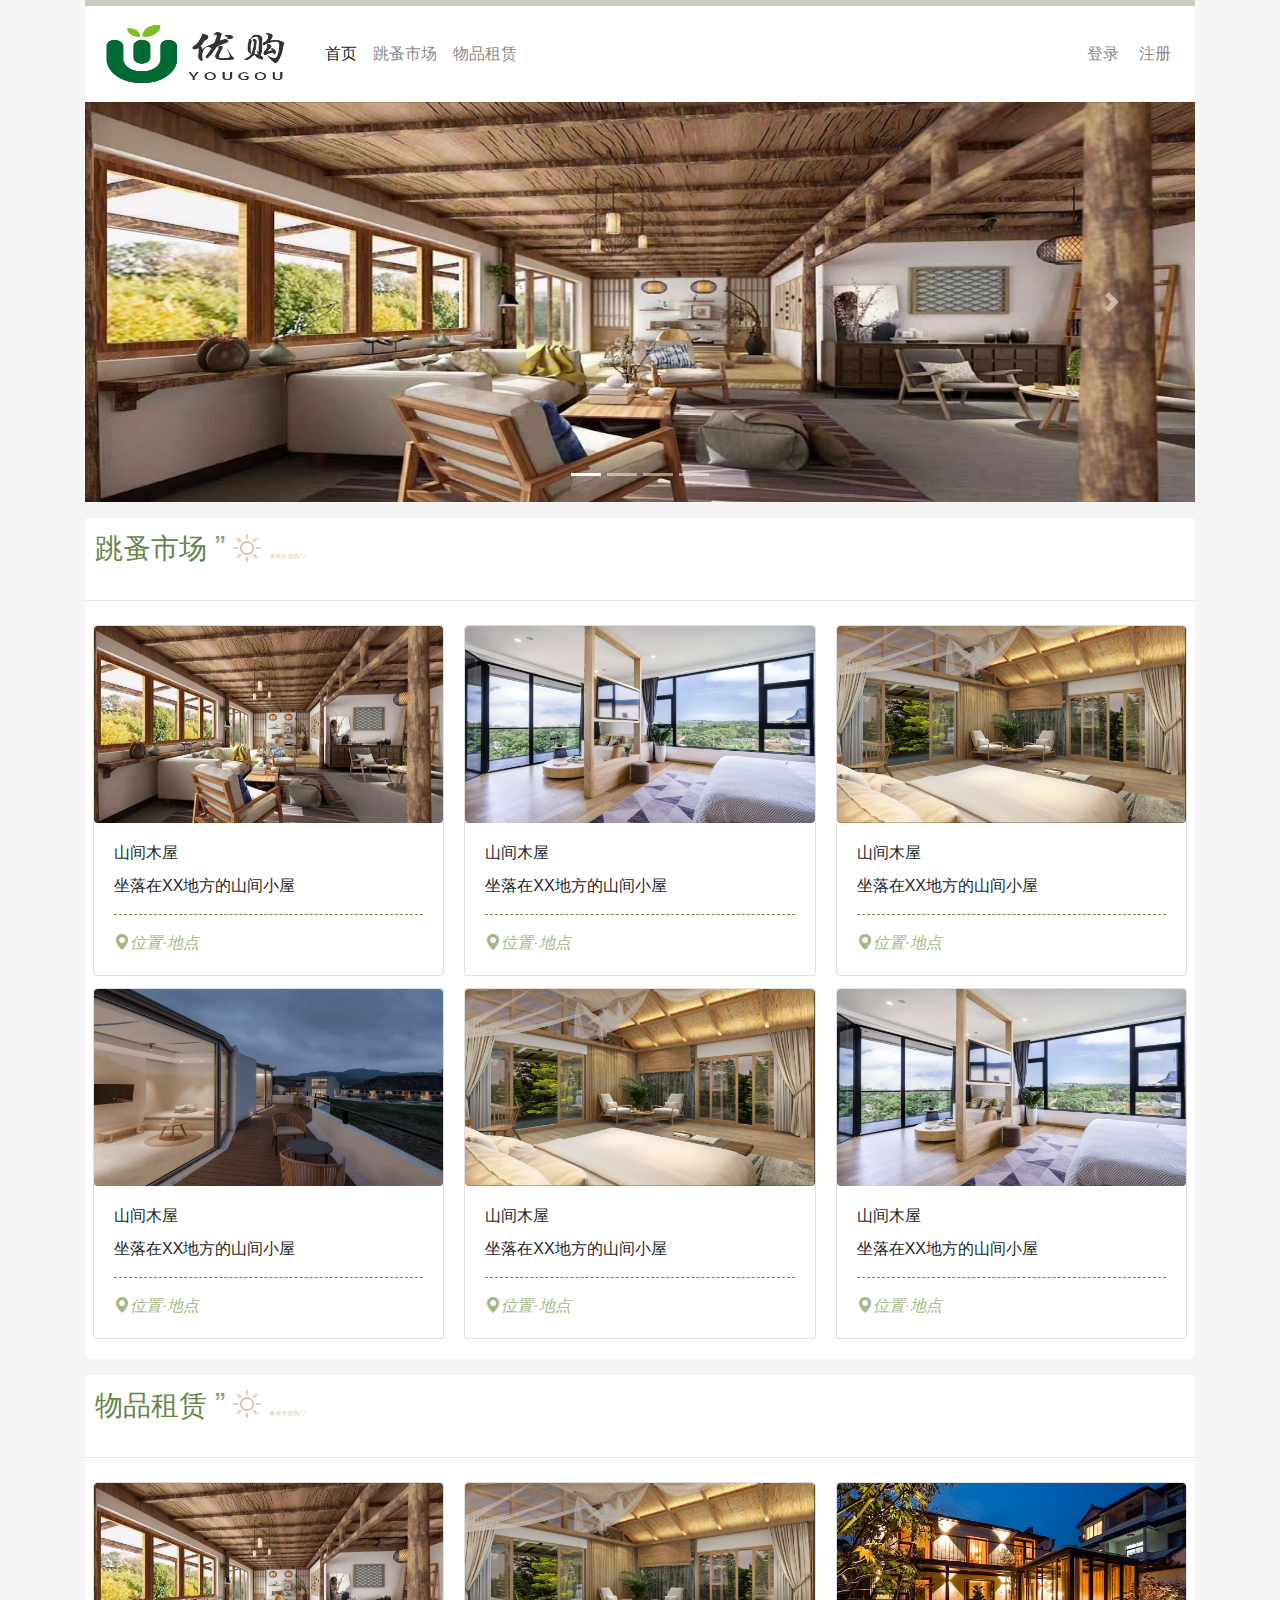
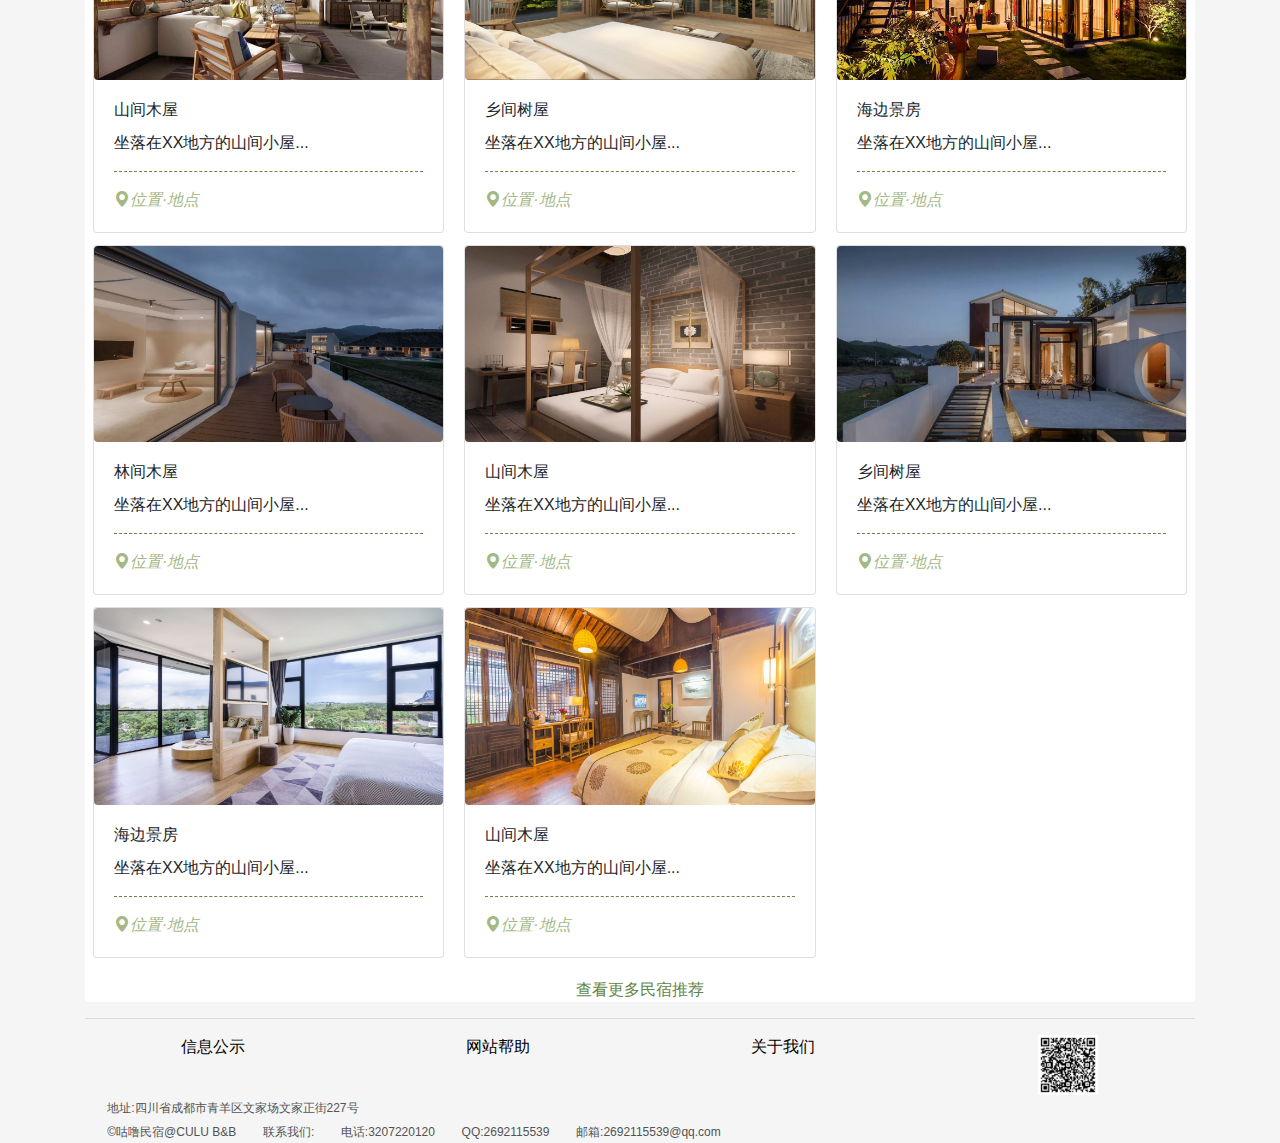
<file: index.html>
<!DOCTYPE html>
<html lang="en">
<head>
    <meta charset="UTF-8">
    <meta http-equiv="X-UA-Compatible" content="IE=edge">
    <meta name="viewport" content="width=device-width, initial-scale=1.0,minimum-scale=1.0,maximum-scale=1.0">
    <meta name="author" content="青葱岁月">
    <meta name="description" content="优购是校内二手商品销售网站，实现二手商品资源利用，是省钱购物的最优选。"/>
    <meta name="keywords" content="校园，购物，二手商品，省钱购物">
    <link rel="shortcut icon" href="img/icon.png">
    <title>UGO</title>
    <link rel="stylesheet" href="Bootstrap/css/bootstrap.css" type="text/css">
    <link rel="stylesheet" href="Bootstrap/icons-1.7.1/font/bootstrap-icons.css" type="text/css">
    <link rel="stylesheet" href="CSS/style.css" type="text/css">
    <link rel="stylesheet" href="CSS/index.css" type="text/css">
</head>
<body>
<div class="container">
    <div class="top"></div>
    <!--导航-->
    <nav class="navbar navbar-expand-lg navbar-light bg-white rounded">
        <a class="navbar-brand" href="index.html">
            <img class="nav-logo" src="img/logo.png" alt="CULU B&B logo"/>
        </a>
        <ul class="navbar-nav mr-auto">
            <li class="nav-item active">
                <a class="nav-link" href="index.html">首页</a>
            </li>
            <li class="nav-item ">
                <a class="nav-link" href="sale_goods.html">跳蚤市场</a>
            </li>
            <li class="nav-item">
                <a class="nav-link" href="lease.html">物品租赁</a>
            </li>
        </ul>
        <ul class="navbar-nav navbar-right">
            <li class="nav-item">
                <a class="nav-link" href="login.html">登录&nbsp;</a>
            </li>
            <li class="nav-item">
                <a class="nav-link" href="register.html">注册</a>
            </li>
        </ul>
    </nav>
    <!--导航-结束-->
    <!--轮播图-->
    <div id="banner" class="carousel slide rounded" data-ride="carousel">
        <!-- 指示符 -->
        <ul class="carousel-indicators">
            <li data-target="#banner" data-slide-to="0" class="active"></li>
            <li data-target="#banner" data-slide-to="1"></li>
            <li data-target="#banner" data-slide-to="2"></li>
            <li data-target="#banner" data-slide-to="3"></li>
        </ul>

        <!-- 轮播图片 -->
        <div class="carousel-inner">
            <div class="carousel-item active">
                <img class="img-fluid d-block mx-auto" src="img/1.jpg">
            </div>
            <div class="carousel-item">
                <img class="img-fluid d-block mx-auto" src="img/2.jpg">
            </div>
            <div class="carousel-item">
                <img class="img-fluid d-block mx-auto" src="img/3.jpg">
            </div>
            <div class="carousel-item">
                <img class="img-fluid d-block mx-auto" src="img/4.jpg">
            </div>
        </div>

        <!-- 左右切换按钮 -->
        <a class="carousel-control-prev" href="#banner" data-slide="prev">
            <span class="carousel-control-prev-icon"></span>
        </a>
        <a class="carousel-control-next" href="#banner" data-slide="next">
            <span class="carousel-control-next-icon"></span>
        </a>
    </div>
    <!--轮播图-end-->
    <!--首页商品展示-1-->
    <div class="bg-white mt-3 rounded">
        <div class="title-tag">
            <h3>
                跳蚤市场 <span>”</span>
                <i class="bi bi-sun text-right">
                    <em>各地名宿热门</em>
                </i>
            </h3>
        </div>
        <hr>
        <div class="card-columns p-2">
            <div class="card shop-show">
                <img src="img/1.jpg" class="card-img-top rounded" alt="坐落在XX地方的山间小屋">
                <div class="card-body">
                    <h6 class="card-title card-link" href="detail.html">山间木屋</h6>
                    <p class="card-text text-truncate">坐落在XX地方的山间小屋</p>
                    <hr>
                    <i class="bi bi-geo-alt-fill">位置·地点</i>
                </div>
            </div>
            <div class="card shop-show">
                <img src="img/9.jpg" class="card-img-top rounded" alt="Card image">
                <div class="card-body">
                    <h6 class="card-title card-link" href="detail.html">山间木屋</h6>
                    <p class="card-text text-truncate">坐落在XX地方的山间小屋</p>
                    <hr>
                    <i class="bi bi-geo-alt-fill">位置·地点</i>
                </div>
            </div>
            <div class="card shop-show">
                <img src="img/3.jpg" class="card-img-top rounded" alt="Card image">
                <div class="card-body">
                    <h6 class="card-title card-link" href="detail.html">山间木屋</h6>
                    <p class="card-text text-truncate">坐落在XX地方的山间小屋</p>
                    <hr>
                    <i class="bi bi-geo-alt-fill">位置·地点</i>
                </div>
            </div>
            <div class="card shop-show">
                <img src="img/4.jpg" class="card-img-top rounded" alt="Card image">
                <div class="card-body">
                    <h6 class="card-title card-link" href="detail.html">山间木屋</h6>
                    <p class="card-text text-truncate">坐落在XX地方的山间小屋</p>
                    <hr>
                    <i class="bi bi-geo-alt-fill">位置·地点</i>
                </div>
            </div>
            <div class="card shop-show">
                <img src="img/4.jpg" class="card-img-top rounded" alt="Card image">
                <div class="card-body">
                    <h6 class="card-title card-link" href="detail.html">山间木屋</h6>
                    <p class="card-text text-truncate">坐落在XX地方的山间小屋</p>
                    <hr>
                    <i class="bi bi-geo-alt-fill">位置·地点</i>
                </div>
            </div>
            <div class="card shop-show">
                <img src="img/3.jpg" class="card-img-top rounded" alt="Card image">
                <div class="card-body">
                    <h6 class="card-title card-link" href="detail.html">山间木屋</h6>
                    <p class="card-text text-truncate">坐落在XX地方的山间小屋</p>
                    <hr>
                    <i class="bi bi-geo-alt-fill">位置·地点</i>
                </div>
            </div>
        </div>
    </div>
    <!--首页商品展示-1-end-->
    <!--首页商品展示-2-->
    <div class="rounded bg-white mt-3">
        <div class="title-tag">
            <h3>
                物品租赁 <span>”</span>
                <i class="bi bi-sun text-right">
                    <em>各地名宿热门</em>
                </i>
            </h3>
        </div>
        <hr>
        <div class="p-2 card-columns">
            <div class="card shop-show">
                <img src="img/1.jpg" class="card-img-top rounded" alt="Card image">
                <div class="card-body">
                    <h6 class="card-link card-title" href="detail.html">山间木屋</h6>
                    <p class="card-text text-truncate">坐落在XX地方的山间小屋...</p>
                    <hr>
                    <i class="bi bi-geo-alt-fill">位置·地点</i>
                </div>
            </div>
            <div class="card shop-show">
                <img src="img/9.jpg" class="card-img-top rounded" alt="Card image">
                <div class="card-body">
                    <h6 class="card-link card-title" href="detail.html">林间木屋</h6>
                    <p class="card-text text-truncate">坐落在XX地方的山间小屋...</p>
                    <hr>
                    <i class="bi bi-geo-alt-fill">位置·地点</i>
                </div>
            </div>
            <div class="card shop-show">
                <img src="img/3.jpg" class="card-img-top rounded" alt="Card image">
                <div class="card-body">
                    <h6 class="card-link card-title" href="detail.html">海边景房</h6>
                    <p class="card-text text-truncate">坐落在XX地方的山间小屋...</p>
                    <hr>
                    <i class="bi bi-geo-alt-fill">位置·地点</i>
                </div>
            </div>
            <div class="card shop-show">
                <img src="img/4.jpg" class="card-img-top rounded" alt="Card image">
                <div class="card-body">
                    <h6 class="card-link card-title" href="detail.html">乡间树屋</h6>
                    <p class="card-text text-truncate">坐落在XX地方的山间小屋...</p>
                    <hr>
                    <i class="bi bi-geo-alt-fill">位置·地点</i>
                </div>
            </div>
            <div class="card shop-show">
                <img src="img/5.jpg" class="card-img-top rounded" alt="Card image">
                <div class="card-body">
                    <h6 class="card-link card-title" href="detail.html">山间木屋</h6>
                    <p class="card-text text-truncate">坐落在XX地方的山间小屋...</p>
                    <hr>
                    <i class="bi bi-geo-alt-fill">位置·地点</i>
                </div>
            </div>
            <div class="card shop-show">
                <img src="img/6.jpg" class="card-img-top rounded" alt="Card image">
                <div class="card-body">
                    <h6 class="card-link card-title" href="detail.html">山间木屋</h6>
                    <p class="card-text text-truncate">坐落在XX地方的山间小屋...</p>
                    <hr>
                    <i class="bi bi-geo-alt-fill">位置·地点</i>
                </div>
            </div>
            <div class="card shop-show">
                <img src="img/7.jpg" class="card-img-top rounded" alt="Card image">
                <div class="card-body">
                    <h6 class="card-link card-title" href="detail.html">海边景房</h6>
                    <p class="card-text text-truncate">坐落在XX地方的山间小屋...</p>
                    <hr>
                    <i class="bi bi-geo-alt-fill">位置·地点</i>
                </div>
            </div>
            <div class="card shop-show">
                <img src="img/8.jpg" class="card-img-top rounded" alt="Card image">
                <div class="card-body">
                    <h6 class="card-link card-title" href="detail.html">乡间树屋</h6>
                    <p class="card-text text-truncate">坐落在XX地方的山间小屋...</p>
                    <hr>
                    <i class="bi bi-geo-alt-fill">位置·地点</i>
                </div>
            </div>
        </div>
        <div class="more mt-0 mb-3 text-center"><a href="more.html"><p style="color:#648649;">查看更多民宿推荐</p></a></div>
    </div>
    <!--首页商品展示-2-end-->
    <hr>
</div>
<footer>
    <div class="container">
        <div class="row">
            <div class="col-lg-3 text-center">
                <a href="#">信息公示</a>
            </div>
            <div class="col-lg-3 text-center">
                <a href="#">网站帮助</a>
            </div>
            <div class="col-lg-3 text-center">
                <a href="about.html">关于我们</a>
            </div>
            <div class="col-lg-3 text-center">
                <img src="img/ma.png" style="cursor:pointer;width:60px;height:60px;"/>
            </div>
        </div>
        <p>地址:四川省成都市青羊区文家场文家正街227号</p>
        <br>
        <p>&copy;咕噜民宿@CULU B&B</p>
        <p>联系我们:</p>
        <p>电话:3207220120</p>
        <p>QQ:2692115539</p>
        <p>邮箱:2692115539@qq.com</p>
    </div>
</footer>


<!-- SCRIPT -->
<script src="JS/jquery-1.12.4.js"></script>
<script src="Bootstrap/js/bootstrap.js"></script>
<script src="JS/index.js"></script>
</body>
</html>
</file>
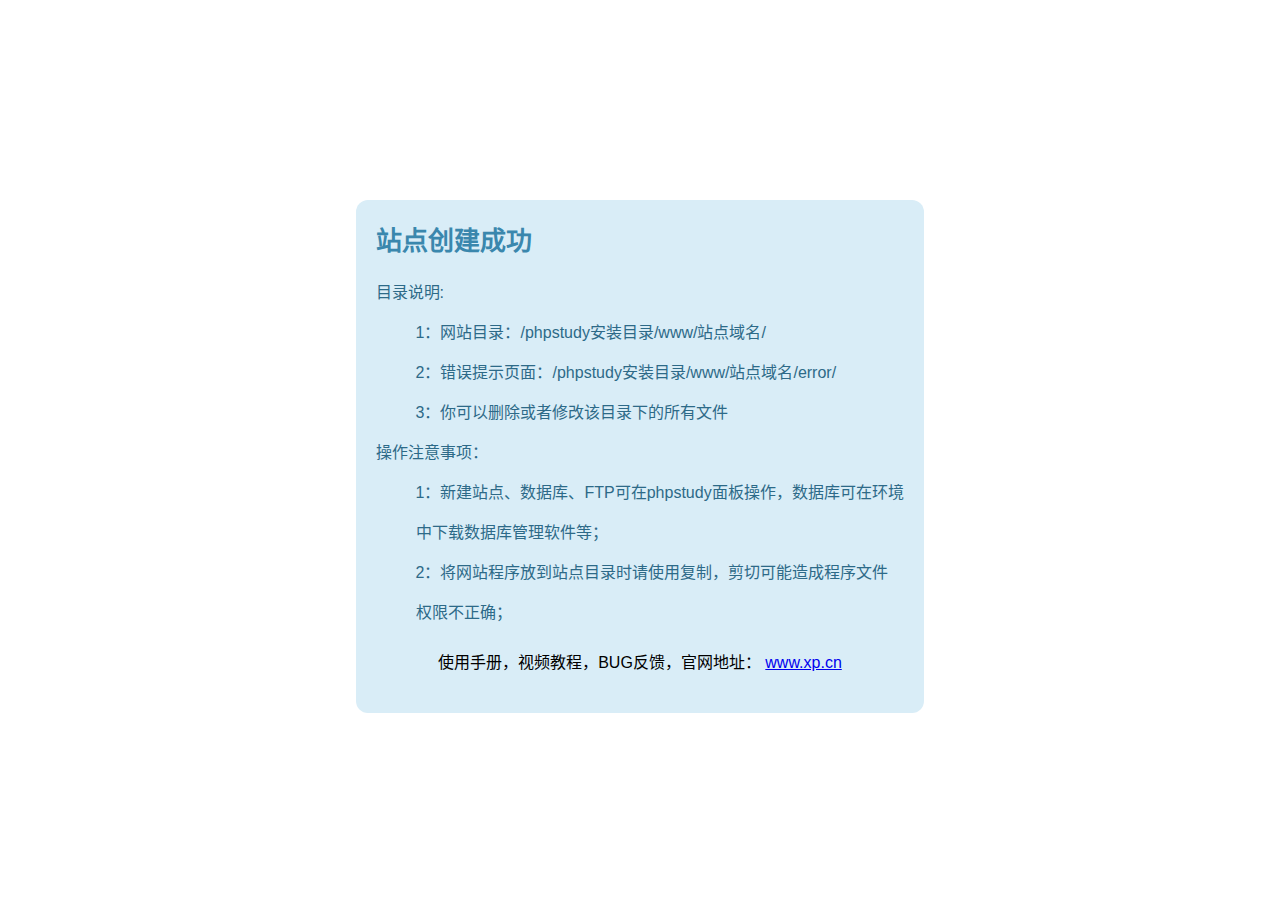
<file: error/index.html>
<!DOCTYPE html>
<html lang="zh-CN">
<head>
  <meta charset="utf-8">
  <title>站点创建成功-phpstudy for windows</title>
  <meta name="keywords" content="">
  <meta name="description" content="">
  <meta name="renderer" content="webkit">
  <meta http-equiv="X-UA-Compatible" content="IE=edge,chrome=1">
  <meta name="viewport" content="width=device-width, initial-scale=1, maximum-scale=1">
  <meta name="apple-mobile-web-app-status-bar-style" content="black"> 
  <meta name="apple-mobile-web-app-capable" content="yes">
  <meta name="format-detection" content="telephone=no">
  <meta HTTP-EQUIV="pragma" CONTENT="no-cache"> 
  <meta HTTP-EQUIV="Cache-Control" CONTENT="no-store, must-revalidate"> 
  <meta HTTP-EQUIV="expires" CONTENT="Wed, 26 Feb 1997 08:21:57 GMT"> 
  <meta HTTP-EQUIV="expires" CONTENT="0">
  <style>
    body{
      font: 16px arial,'Microsoft Yahei','Hiragino Sans GB',sans-serif;
    }
    h1{
      margin: 0;
      color:#3a87ad;
      font-size: 26px;
    }
    .content{
      width: 45%;
      margin: 0 auto;
     
    }
    .content >div{
      margin-top: 200px;
      padding: 20px;
      background: #d9edf7;  
      border-radius: 12px;
    }
    .content dl{
      color: #2d6a88;
      line-height: 40px;
    } 
    .content div div {
      padding-bottom: 20px;
      text-align:center;
    }
  </style>
</head>
<body>
  <div class="content">
      <div>
           <h1>站点创建成功</h1>
        <dl>
          <dt>目录说明:</dt>
          <dd>1：网站目录：/phpstudy安装目录/www/站点域名/</dd>
          <dd>2：错误提示页面：/phpstudy安装目录/www/站点域名/error/</dd>
          <dd>3：你可以删除或者修改该目录下的所有文件</dd>
          <dt>操作注意事项：</dt>
          <dd>1：新建站点、数据库、FTP可在phpstudy面板操作，数据库可在环境中下载数据库管理软件等；</dd>
          <dd>2：将网站程序放到站点目录时请使用复制，剪切可能造成程序文件权限不正确；</dd>
         
        </dl>
        <div>使用手册，视频教程，BUG反馈，官网地址： <a href="https://www.xp.cn"  target="_blank">www.xp.cn</a> </div>
    
      </div>
    </div> 
</body>
</html>
</file>
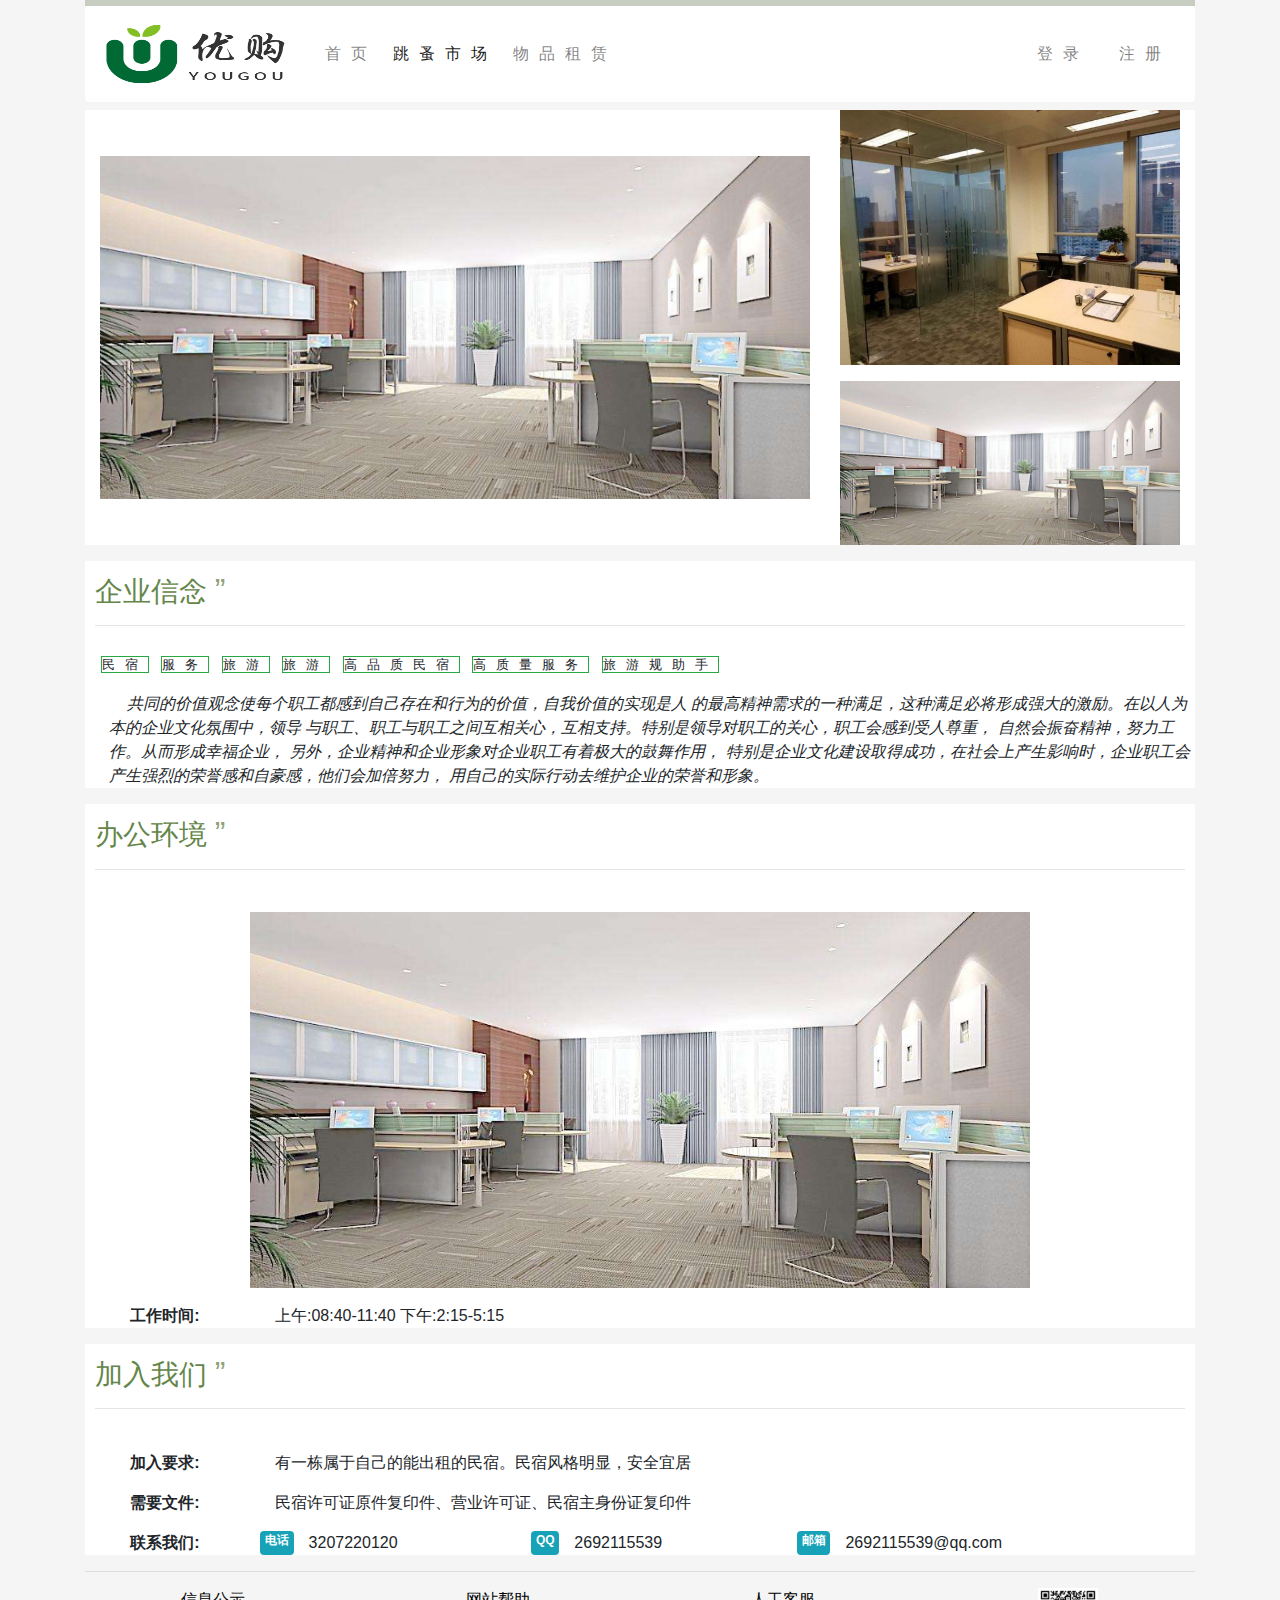
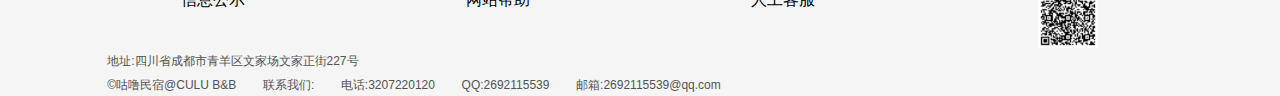
<file: about.html>
<!DOCTYPE html>
<html lang="en">
<head>
    <meta charset="UTF-8">
    <meta http-equiv="X-UA-Compatible" content="IE=edge">
    <meta name="viewport" content="width=device-width, initial-scale=1.0,minimum-scale=1.0,maximum-scale=1.0">
    <meta name="author" content="青葱岁月">
    <meta name="description" content="优购是校内二手商品销售网站，实现二手商品资源利用，是省钱购物的最优选。"/>
    <meta name="keywords" content="校园，购物，二手商品，省钱购物">
    <link rel="shortcut icon" href="img/icon.png">
    <title>UGO</title>
    <link rel="stylesheet" href="Bootstrap/css/bootstrap.css" type="text/css">
    <link rel="stylesheet" href="Bootstrap/icons-1.7.1/font/bootstrap-icons.css" type="text/css">
    <link rel="stylesheet" href="CSS/style.css" type="text/css">
    <link rel="stylesheet" href="CSS/about.css" type="text/css">
</head>
<body>
<div class="container">
    <div class="top"></div>
    <!--导航-->
    <nav class="navbar navbar-expand-lg navbar-light bg-white rounded">
        <a class="navbar-brand" href="index.html">
            <img class="nav-logo" src="img/logo.png" alt="CULU B&B logo"/>
        </a>
        <ul class="navbar-nav mr-auto">
            <li class="nav-item">
                <a class="nav-link" href="index.html">首页</a>
            </li>
            <li class="nav-item active">
                <a class="nav-link" href="sale_goods.html">跳蚤市场</a>
            </li>
            <li class="nav-item">
                <a class="nav-link" href="lease.html">物品租赁</a>
            </li>
        </ul>
        <ul class="navbar-nav navbar-right">
            <li class="nav-item">
                <a class="nav-link" href="login.html">登录&nbsp;</a>
            </li>
            <li class="nav-item">
                <a class="nav-link" href="register.html">注册</a>
            </li>
        </ul>
    </nav>
    <!--导航-->
    <div class="mt-2 d-flex align-items-center bg-white">
        <div class="col-8 ">
            <img class="img-fluid d-block mx-auto" src="img/desk.png">
        </div>
        <div class="col-4 ">
            <img class="img-fluid  mx-auto" src="img/office.jpg">
            <img class="img-fluid  mx-auto mt-3" src="img/desk.png">
        </div>
    </div>

    <div class="bg-white mt-3">
        <div class="title-tag">
            <h3>企业信念 <span>”</span></h3>
            <hr>
        </div>
        <div class="ml-3 align-middle">
            <ul class="list-inline">
                <li class="list-inline-item border-success rounded">
                    <small class="border border-success">民宿</small>
                </li>
                <li class="list-inline-item border-success rounded">
                    <small class="border border-success">服务</small>
                </li>
                <li class="list-inline-item border-success rounded">
                    <small class="border border-success">旅游</small>
                </li>
                <li class="list-inline-item border-success rounded">
                    <small class="border border-success">旅游</small>
                </li>
                <li class="list-inline-item border-success rounded">
                    <small class="border border-success">高品质民宿</small>
                </li>
                <li class="list-inline-item border-success rounded">
                    <small class="border border-success">高质量服务</small>
                </li>
                <li class="list-inline-item border-success rounded">
                    <small class="border border-success">旅游规助手</small>
                </li>
            </ul>
            <p class="text-wrap ml-2">
                <em>
                    &nbsp;&nbsp;&nbsp;&nbsp;共同的价值观念使每个职工都感到自己存在和行为的价值，自我价值的实现是人
                    的最高精神需求的一种满足，这种满足必将形成强大的激励。在以人为本的企业文化氛围中，领导
                    与职工、职工与职工之间互相关心，互相支持。特别是领导对职工的关心，职工会感到受人尊重，
                    自然会振奋精神，努力工作。从而形成幸福企业， 另外，企业精神和企业形象对企业职工有着极大的鼓舞作用，
                    特别是企业文化建设取得成功，在社会上产生影响时，企业职工会产生强烈的荣誉感和自豪感，他们会加倍努力，
                    用自己的实际行动去维护企业的荣誉和形象。
                </em>
            </p>
        </div>
    </div>
    <div class="bg-white mt-3">
        <div class="title-tag">
            <h3>办公环境 <span>”</span></h3>
            <hr>
        </div>
        <div class="row d-flex align-items-center mt-3 ">
            <div class="col-12 ">
                <img class="img-fluid d-block mx-auto" src="img/desk.png">
            </div>
        </div>
        <div class="row mt-3">
            <span class="col-2 text-center"><strong>工作时间:</strong> </span>
            <span class="col-10">上午:08:40-11:40    下午:2:15-5:15</span>
        </div>
    </div>
    <div class="bg-white mt-3">
        <div class="title-tag">
            <h3>加入我们 <span>”</span></h3>
            <hr>
        </div>
        <div class="row mt-3">
            <span class="col-2 text-center"><strong>加入要求:</strong> </span>
            <span class="col-10">有一栋属于自己的能出租的民宿。民宿风格明显，安全宜居</span>
        </div>
        <div class="row mt-3">
            <span class="col-2 text-center"><strong>需要文件:</strong> </span>
            <span class="col-10">民宿许可证原件复印件、营业许可证、民宿主身份证复印件</span>
        </div>
        <div class="row mt-3">
            <span class="col-2 text-center"><strong>联系我们:</strong> </span>
            <div class="col-10">
                <div class="row">
                    <span class="badge badge-info">电话</span>
                    <span class="col-3">3207220120</span>
                    <span class="badge badge-info">QQ</span>
                    <span class="col-3">2692115539</span>
                    <span class="badge badge-info">邮箱</span>
                    <span class="col-3">2692115539@qq.com</span>
                </div>
            </div>
        </div>
    </div>
    <hr>
</div>
<footer>
    <div class="container">
        <div class="row">
            <div class="col-lg-3 text-center">
                <a href="#">信息公示</a>
            </div>
            <div class="col-lg-3 text-center">
                <a href="#">网站帮助</a>
            </div>
            <div class="col-lg-3 text-center">
                <a href="#">人工客服</a>
            </div>
            <div class="col-lg-3 text-center">
                <img src="img/ma.png" style="cursor:pointer;width:60px;height:60px;"/>
            </div>
        </div>
        <p>地址:四川省成都市青羊区文家场文家正街227号</p>
        <br>
        <p>&copy;咕噜民宿@CULU B&B</p>
        <p>联系我们:</p>
        <p>电话:3207220120</p>
        <p>QQ:2692115539</p>
        <p>邮箱:2692115539@qq.com</p>
    </div>
</footer>

<!-- SCRIPT -->
<script src="JS/jquery-1.12.4.js"></script>
<script src="Bootstrap/js/bootstrap.js"></script>

</body>
</html>
</file>
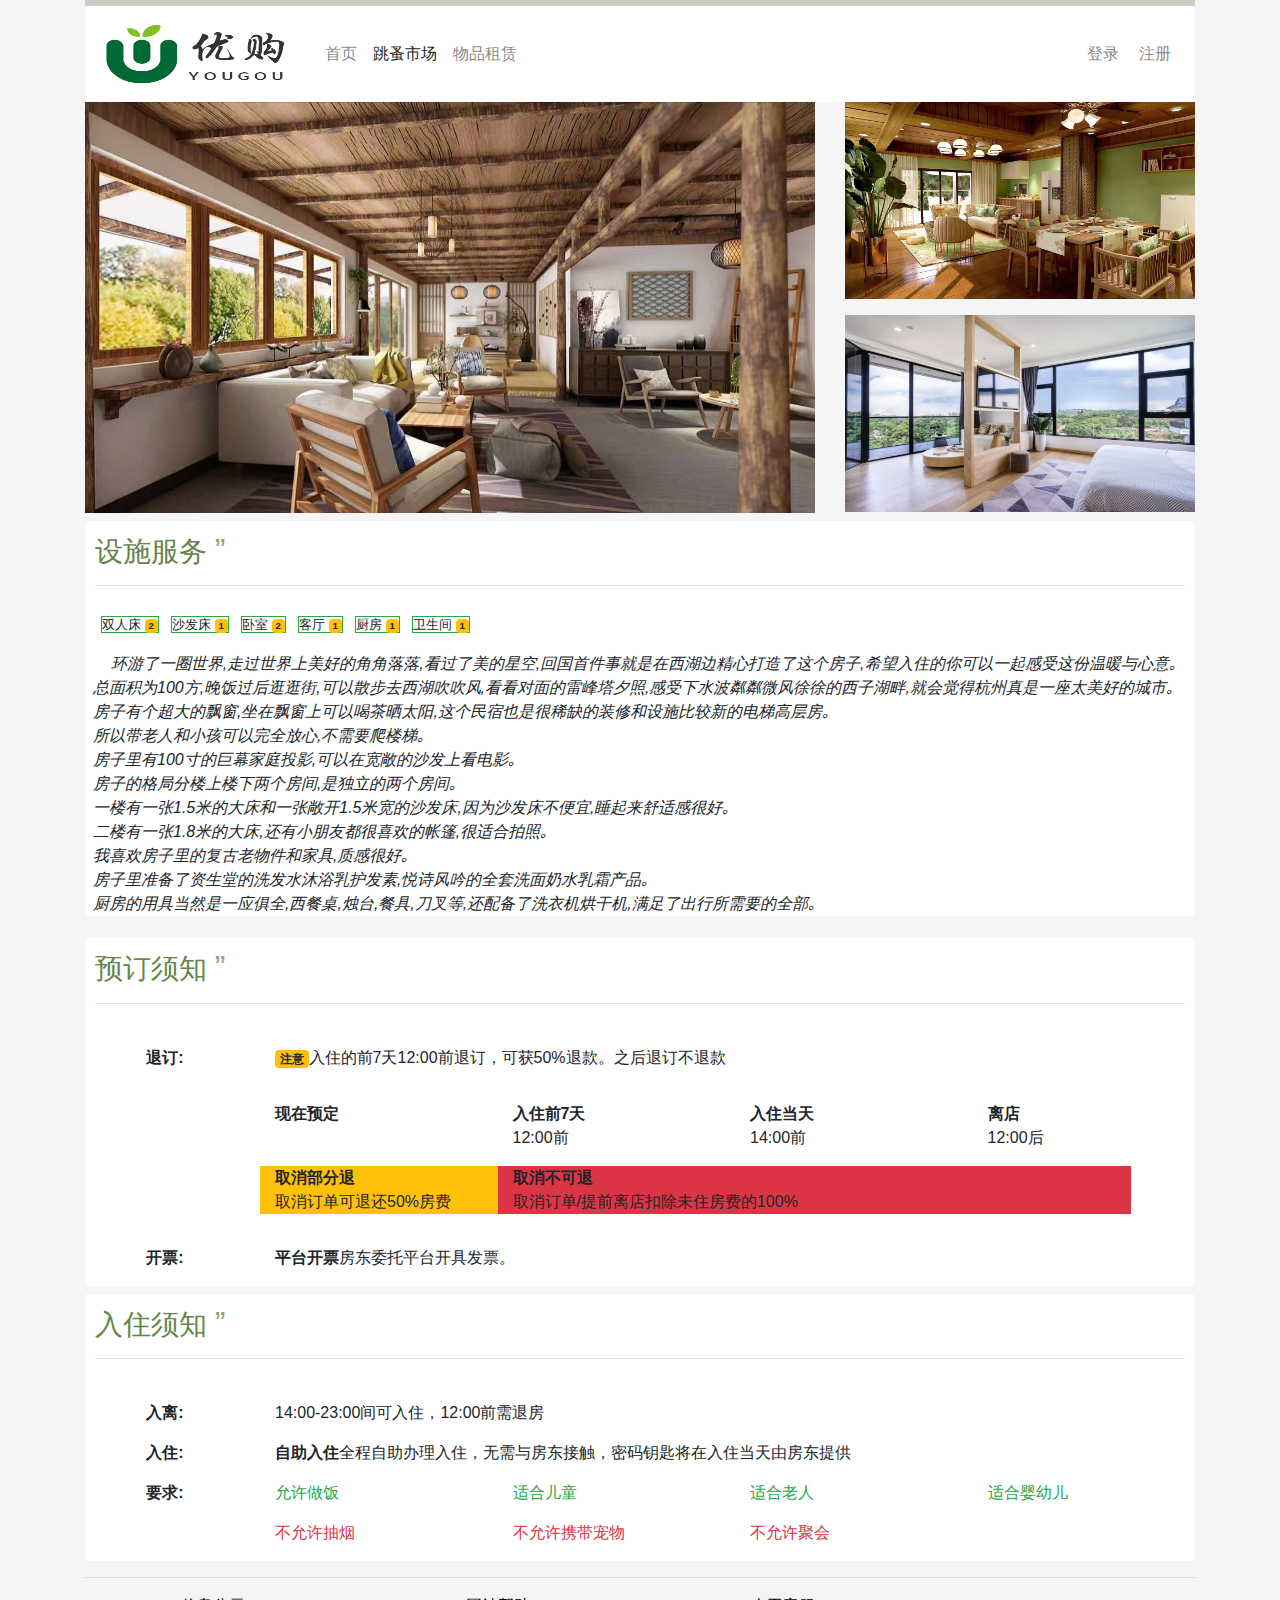
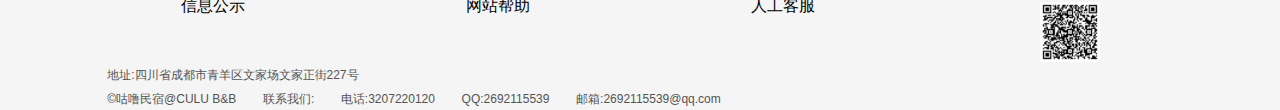
<file: detail.html>
<!DOCTYPE html>
<html lang="en">
<head>
    <meta charset="UTF-8">
    <meta http-equiv="X-UA-Compatible" content="IE=edge">
    <meta name="viewport" content="width=device-width, initial-scale=1.0,minimum-scale=1.0,maximum-scale=1.0">
    <meta name="author" content="青葱岁月">
    <meta name="description" content="优购是校内二手商品销售网站，实现二手商品资源利用，是省钱购物的最优选。"/>
    <meta name="keywords" content="校园，购物，二手商品，省钱购物">
    <link rel="shortcut icon" href="img/icon.png">
    <title>UGO</title>
    <link rel="stylesheet" href="Bootstrap/css/bootstrap.css" type="text/css">
    <link rel="stylesheet" href="Bootstrap/icons-1.7.1/font/bootstrap-icons.css" type="text/css">
    <link rel="stylesheet" href="CSS/style.css" type="text/css">
    <link rel="stylesheet" href="CSS/detail.css" type="text/css">
</head>
<body>
<div class="container">
    <div class="top"></div>
    <!--导航-->
    <nav class="navbar navbar-expand-lg navbar-light bg-white rounded">
        <a class="navbar-brand" href="index.html">
            <img class="nav-logo" src="img/logo.png" alt="CULU B&B logo"/>
        </a>
        <ul class="navbar-nav mr-auto">
            <li class="nav-item">
                <a class="nav-link" href="index.html">首页</a>
            </li>
            <li class="nav-item active">
                <a class="nav-link" href="sale_goods.html">跳蚤市场</a>
            </li>
            <li class="nav-item">
                <a class="nav-link" href="lease.html">物品租赁</a>
            </li>
        </ul>
        <ul class="navbar-nav navbar-right">
            <li class="nav-item">
                <a class="nav-link" href="login.html">登录&nbsp;</a>
            </li>
            <li class="nav-item">
                <a class="nav-link" href="register.html">注册</a>
            </li>
        </ul>
    </nav>
    <!--导航-->
    <div class="row d-flex align-items-center ">
        <div class="col-8 ">
            <img class="img-fluid d-block mx-auto" src="img/1.jpg">
        </div>
        <div class="col-4 ">
            <img class="img-fluid  mx-auto" src="img/2.jpg">
            <img class="img-fluid  mx-auto mt-3" src="img/3.jpg">
        </div>
    </div>
    <div class="rounded mt-2 sever">
        <!--        <h3 style="color:#648649;">设施服务 <font size="10" style="color:#8da27b;">”</font></h3>-->
        <div class="title-tag">
            <h3>设施服务 <span>”</span></h3>
            <hr>
        </div>
        <div class="ml-3 align-middle">
            <ul class="list-inline">
                <li class="list-inline-item border-success rounded">
                    <small class="border border-success">双人床
                        <span class="badge badge-warning">2</span>
                    </small>
                </li>
                <li class="list-inline-item border-success rounded">
                    <small class="border border-success">沙发床
                        <span class="badge badge-warning">1</span>
                    </small>
                </li>
                <li class="list-inline-item border-success rounded">
                    <small class="border border-success">卧室
                        <span class="badge badge-warning">2</span>
                    </small>
                </li>
                <li class="list-inline-item border-success rounded">
                    <small class="border border-success">客厅
                        <span class="badge badge-warning">1</span>
                    </small>
                </li>
                <li class="list-inline-item border-success rounded">
                    <small class="border border-success">厨房
                        <span class="badge badge-warning">1</span>
                    </small>
                </li>
                <li class="list-inline-item border-success rounded">
                    <small class="border border-success">卫生间
                        <span class="badge badge-warning">1</span>
                    </small>
                </li>
            </ul>
        </div>
        <p class="text-wrap ml-2">
            <em>
                &nbsp;&nbsp;&nbsp;&nbsp;环游了一圈世界,走过世界上美好的角角落落,看过了美的星空,回国首件事就是在西湖边精心打造了这个房子,希望入住的你可以一起感受这份温暖与心意｡<br>
                总面积为100方,晚饭过后逛逛街,可以散步去西湖吹吹风,看看对面的雷峰塔夕照,感受下水波粼粼微风徐徐的西子湖畔,就会觉得杭州真是一座太美好的城市｡<br>
                房子有个超大的飘窗,坐在飘窗上可以喝茶晒太阳,这个民宿也是很稀缺的装修和设施比较新的电梯高层房｡<br>
                所以带老人和小孩可以完全放心,不需要爬楼梯｡<br>
                房子里有100寸的巨幕家庭投影,可以在宽敞的沙发上看电影｡<br>
                房子的格局分楼上楼下两个房间,是独立的两个房间｡<br>
                一楼有一张1.5米的大床和一张敞开1.5米宽的沙发床,因为沙发床不便宜,睡起来舒适感很好｡<br>
                二楼有一张1.8米的大床,还有小朋友都很喜欢的帐篷,很适合拍照｡<br>
                我喜欢房子里的复古老物件和家具,质感很好｡<br>
                房子里准备了资生堂的洗发水沐浴乳护发素,悦诗风吟的全套洗面奶水乳霜产品｡<br>
                厨房的用具当然是一应俱全,西餐桌,烛台,餐具,刀叉等,还配备了洗衣机烘干机,满足了出行所需要的全部｡<br>
            </em>
        </p>
    </div>
    <div class="mt-2 rounded bg-white">
        <div class="title-tag">
            <h3>预订须知 <span>”</span></h3>
            <hr>
        </div>
        <div class="row mt-3">
            <span class="col-2 text-center"><strong>退订:</strong> </span>
            <p class="col-10"><span class="badge badge-warning">注意</span>入住的前7天12:00前退订，可获50%退款。之后退订不退款</p>
        </div>
        <div class="row mt-3">
            <span class="col-2"></span>
            <div class="col-10">
                <div class="row">
                    <p class="col-3"><strong>现在预定</strong></p>
                    <p class="col-3"><strong>入住前7天</strong><br>12:00前</p>
                    <p class="col-3"><strong>入住当天</strong><br>14:00前</p>
                    <p class="col-3"><strong>离店</strong><br>12:00后</p>
                </div>
                <div class="row">
                    <p class="col-3 bg-warning"><strong>取消部分退</strong><br>取消订单可退还50%房费</p>
                    <p class="col-8 bg-danger"><strong>取消不可退</strong><br>取消订单/提前离店扣除未住房费的100%</p>
                </div>
            </div>
        </div>
        <div class="row mt-3">
            <span class="col-2 text-center"><strong>开票:</strong> </span>
            <p class="col-10"><strong>平台开票</strong>房东委托平台开具发票。</p>
        </div>
    </div>
    <div class="mt-2 bg-white rounded">
        <div class="title-tag">
            <h3>入住须知 <span>”</span></h3>
            <hr>
        </div>
        <div class="row mt-3">
            <span class="col-2 text-center"><strong>入离:</strong> </span>
            <span class="col-10">14:00-23:00间可入住，12:00前需退房 </span>
        </div>
        <div class="row mt-3">
            <span class="col-2 text-center"><strong>入住:</strong> </span>
            <span class="col-10"><strong>自助入住</strong>全程自助办理入住，无需与房东接触，密码钥匙将在入住当天由房东提供</span>
        </div>
        <div class="row mt-3">
            <span class="col-2 text-center"><strong>要求:</strong> </span>
            <div class="col-10">
                <div class="row">
                    <p class="col-3 text-success">允许做饭</p>
                    <p class="col-3 text-success">适合儿童</p>
                    <p class="col-3 text-success">适合老人</p>
                    <p class="col-3 text-success">适合婴幼儿</p>
                </div>
                <div class="row">
                    <p class="col-3 text-danger">不允许抽烟</p>
                    <p class="col-3 text-danger">不允许携带宠物</p>
                    <p class="col-3 text-danger">不允许聚会</p>
                </div>
            </div>
        </div>
    </div>
    <hr>
</div>
<footer>
    <div class="container">
        <div class="row">
            <div class="col-lg-3 text-center">
                <a href="#">信息公示</a>
            </div>
            <div class="col-lg-3 text-center">
                <a href="#">网站帮助</a>
            </div>
            <div class="col-lg-3 text-center">
                <a href="#">人工客服</a>
            </div>
            <div class="col-lg-3 text-center">
                <img src="img/ma.png" style="cursor:pointer;width:60px;height:60px;"/>
            </div>
        </div>
        <p>地址:四川省成都市青羊区文家场文家正街227号</p>
        <br>
        <p>&copy;咕噜民宿@CULU B&B</p>
        <p>联系我们:</p>
        <p>电话:3207220120</p>
        <p>QQ:2692115539</p>
        <p>邮箱:2692115539@qq.com</p>
    </div>
</footer>

<!-- SCRIPT -->
<script src="JS/jquery-1.12.4.js"></script>
<script src="Bootstrap/js/bootstrap.js"></script>

</body>
</html>
</file>
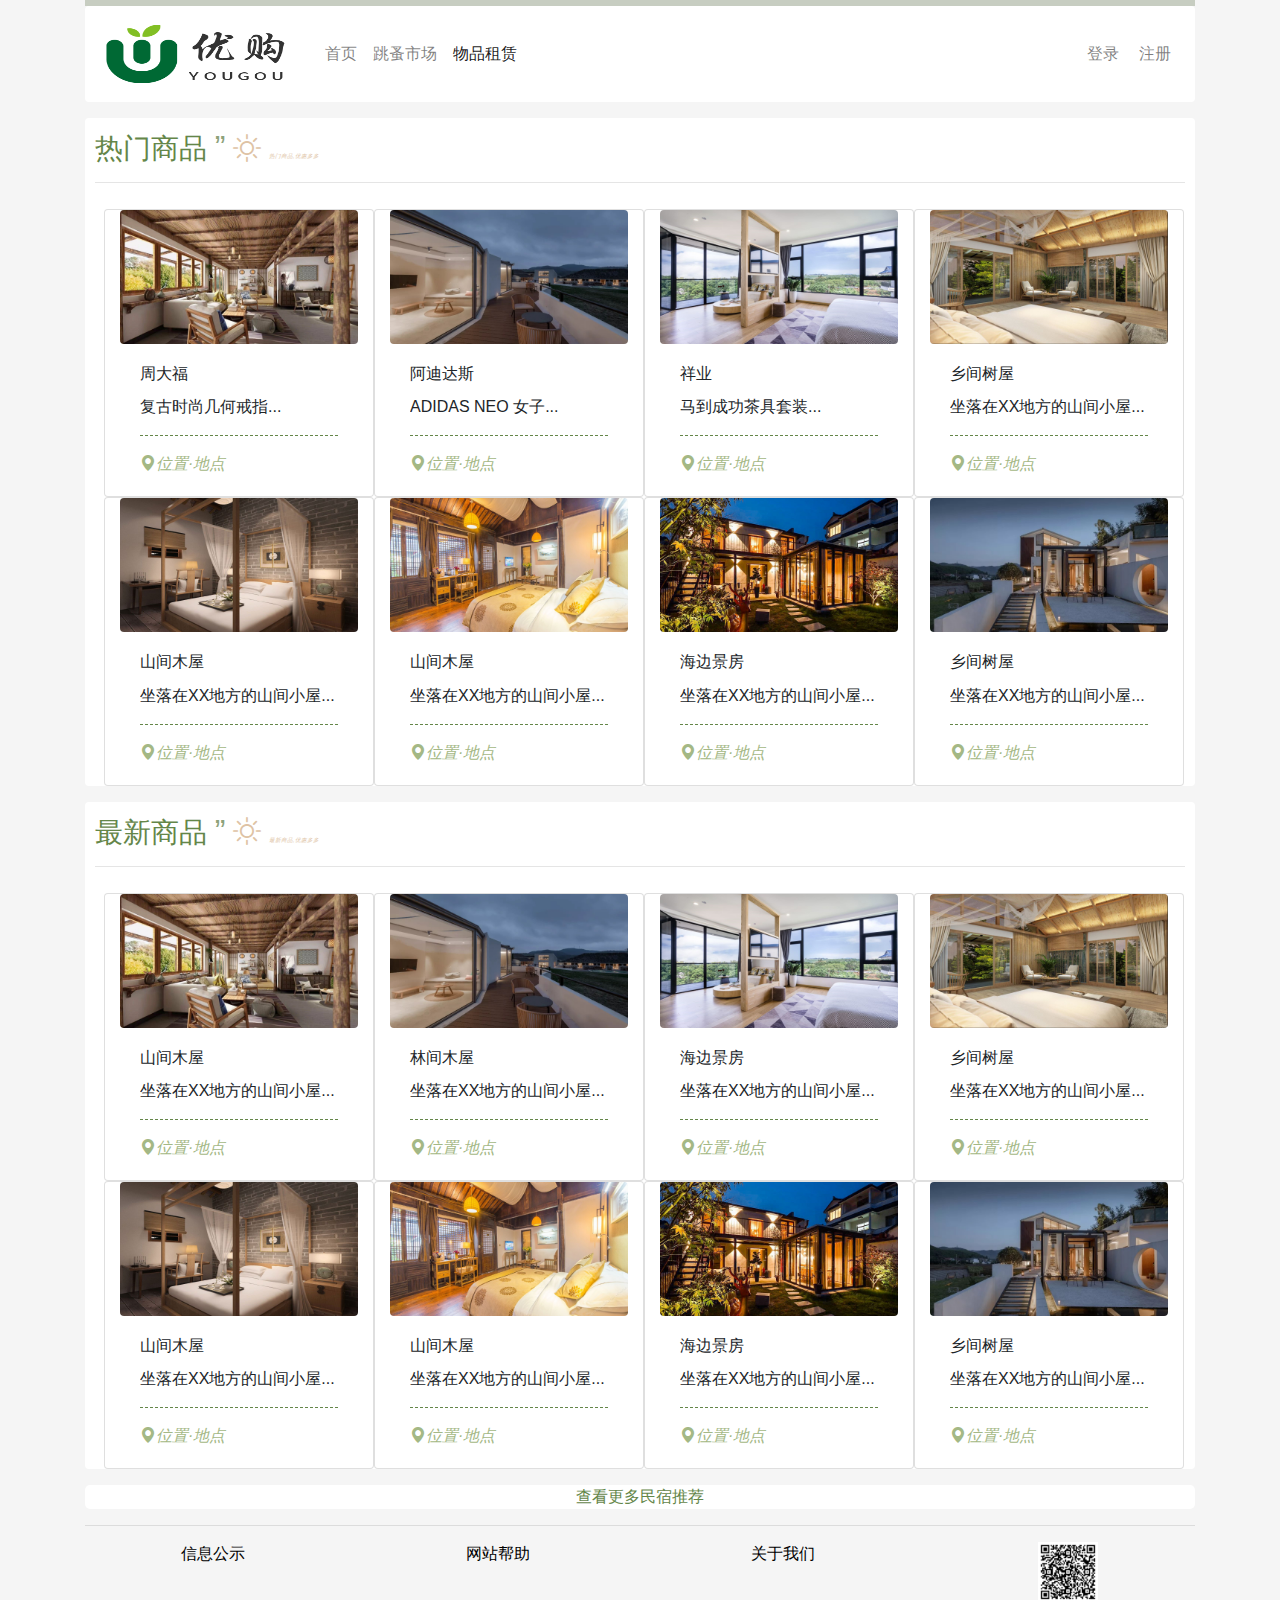
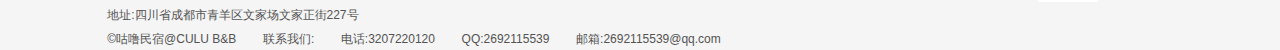
<file: lease.html>
<!DOCTYPE html>
<html lang="en">
<head>
    <meta charset="UTF-8">
    <meta http-equiv="X-UA-Compatible" content="IE=edge">
    <meta name="viewport" content="width=device-width, initial-scale=1.0,minimum-scale=1.0,maximum-scale=1.0">
    <meta name="author" content="青葱岁月">
    <meta name="description" content="优购是校内二手商品销售网站，实现二手商品资源利用，是省钱购物的最优选。"/>
    <meta name="keywords" content="校园，购物，二手商品，省钱购物">
    <link rel="shortcut icon" href="img/icon.png">
    <title>UGO</title>
    <link rel="stylesheet" href="Bootstrap/css/bootstrap.css" type="text/css">
    <link rel="stylesheet" href="Bootstrap/icons-1.7.1/font/bootstrap-icons.css" type="text/css">
    <link rel="stylesheet" href="CSS/style.css" type="text/css">
    <link rel="stylesheet" href="CSS/index.css" type="text/css">
</head>
<body>
<div class="container">
    <div class="top"></div>
    <!--导航-->
    <nav class="navbar navbar-expand-lg navbar-light bg-white rounded">
        <a class="navbar-brand" href="index.html">
            <img class="nav-logo" src="img/logo.png" alt="CULU B&B logo"/>
        </a>
        <ul class="navbar-nav mr-auto">
            <li class="nav-item">
                <a class="nav-link" href="index.html">首页</a>
            </li>
            <li class="nav-item ">
                <a class="nav-link" href="sale_goods.html">跳蚤市场</a>
            </li>
            <li class="nav-item active">
                <a class="nav-link" href="lease.html">物品租赁</a>
            </li>
        </ul>
        <ul class="navbar-nav navbar-right">
            <li class="nav-item">
                <a class="nav-link" href="login.html">登录&nbsp;</a>
            </li>
            <li class="nav-item">
                <a class="nav-link" href="register.html">注册</a>
            </li>
        </ul>
    </nav>
    <!--导航结束-->
    <div class="bg-white rounded mt-3 mb-3">
        <div class="title-tag">
            <h3>
                热门商品 <span>”</span>
                <i class="bi bi-sun text-right">
                    <em>热门商品,优惠多多</em>
                </i>
            </h3>
            <hr>
        </div>
        <div class="row col-12 row-content ml-1">
            <div class="col-3 card shop-show">
                <img src="img/1.jpg" class="card-img-top rounded" alt="周大福">
                <div class="card-body">
                    <h6 class="card-title card-link" href="detail.html">周大福</h6>
                    <p class="card-text text-truncate">复古时尚几何戒指...</p>
                    <hr>
                    <i class="bi bi-geo-alt-fill">位置·地点</i>
                </div>
            </div>
            <div class="col-3 card shop-show">
                <img src="img/9.jpg" class="card-img-top rounded" alt="阿迪达斯">
                <div class="card-body">
                    <h6 class="card-title card-link" href="detail.html">阿迪达斯</h6>
                    <p class="card-text text-truncate">ADIDAS NEO 女子...</p>
                    <hr>
                    <i class="bi bi-geo-alt-fill">位置·地点</i>
                </div>
            </div>
            <div class="col-3 card shop-show">
                <img src="img/3.jpg" class="card-img-top rounded" alt="祥业">
                <div class="card-body">
                    <h6 class="card-title card-link" href="detail.html">祥业</h6>
                    <p class="card-text text-truncate">马到成功茶具套装...</p>
                    <hr>
                    <i class="bi bi-geo-alt-fill">位置·地点</i>
                </div>
            </div>
            <div class="col-3 card shop-show">
                <img src="img/4.jpg" class="card-img-top rounded" alt="乡间树屋">
                <div class="card-body">
                    <h6 class="card-title card-link" href="detail.html">乡间树屋</h6>
                    <p class="card-text text-truncate">坐落在XX地方的山间小屋...</p>
                    <hr>
                    <i class="bi bi-geo-alt-fill">位置·地点</i>
                </div>
            </div>
            <div class="col-3 shop-show card">
                <img src="img/5.jpg" class="card-img-top rounded" alt="Card image">
                <div class="card-body">
                    <h6 class="card-title card-link" href="detail.html">山间木屋</h6>
                    <p class="card-text text-truncate">坐落在XX地方的山间小屋...</p>
                    <hr>
                    <i class="bi bi-geo-alt-fill">位置·地点</i>
                </div>
            </div>
            <div class="col-3 shop-show card">
                <img src="img/6.jpg" class="card-img-top rounded" alt="Card image">
                <div class="card-body">
                    <h6 class="card-title card-link" href="detail.html">山间木屋</h6>
                    <p class="card-text text-truncate">坐落在XX地方的山间小屋...</p>
                    <hr>
                    <i class="bi bi-geo-alt-fill">位置·地点</i>
                </div>
            </div>
            <div class="col-3 shop-show card">
                <img src="img/7.jpg" class="card-img-top rounded" alt="Card image">
                <div class="card-body">
                    <h6 class="card-title card-link" href="detail.html">海边景房</h6>
                    <p class="card-text text-truncate">坐落在XX地方的山间小屋...</p>
                    <hr>
                    <i class="bi bi-geo-alt-fill">位置·地点</i>
                </div>
            </div>
            <div class="col-3 shop-show card">
                <img src="img/8.jpg" class="card-img-top rounded" alt="Card image">
                <div class="card-body">
                    <h6 class="card-title card-link" href="detail.html">乡间树屋</h6>
                    <p class="card-text text-truncate">坐落在XX地方的山间小屋...</p>
                    <hr>
                    <i class="bi bi-geo-alt-fill">位置·地点</i>
                </div>
            </div>
        </div>
    </div>
    <div class="bg-white rounded mt-3 mb-3">
        <div class="title-tag">
            <h3>
                最新商品 <span>”</span>
                <i class="bi bi-sun text-right">
                    <em>最新商品,优惠多多</em>
                </i>
            </h3>

            <hr>
        </div>
        <div class="row col-12 row-content ml-1">
            <div class="col-3 shop-show card">
                <img src="img/1.jpg" class="card-img-top rounded" alt="Card image">
                <div class="card-body">
                    <h6 class="card-title card-link" href="detail.html">山间木屋</h6>
                    <p class="card-text text-truncate">坐落在XX地方的山间小屋...</p>
                    <hr>
                    <i class="bi bi-geo-alt-fill">位置·地点</i>
                </div>
            </div>
            <div class="col-3 shop-show card">
                <img src="img/9.jpg" class="card-img-top rounded" alt="Card image">
                <div class="card-body">
                    <h6 class="card-title card-link" href="detail.html">林间木屋</h6>
                    <p class="card-text text-truncate">坐落在XX地方的山间小屋...</p>
                    <hr>
                    <i class="bi bi-geo-alt-fill">位置·地点</i>
                </div>
            </div>
            <div class="col-3 shop-show card">
                <img src="img/3.jpg" class="card-img-top rounded" alt="Card image">
                <div class="card-body">
                    <h6 class="card-title card-link" href="detail.html">海边景房</h6>
                    <p class="card-text text-truncate">坐落在XX地方的山间小屋...</p>
                    <hr>
                    <i class="bi bi-geo-alt-fill">位置·地点</i>
                </div>
            </div>
            <div class="col-3 shop-show card">
                <img src="img/4.jpg" class="card-img-top rounded" alt="Card image">
                <div class="card-body">
                    <h6 class="card-title card-link" href="detail.html">乡间树屋</h6>
                    <p class="card-text text-truncate">坐落在XX地方的山间小屋...</p>
                    <hr>
                    <i class="bi bi-geo-alt-fill">位置·地点</i>
                </div>
            </div>
            <div class="col-3 shop-show card">
                <img src="img/5.jpg" class="card-img-top rounded" alt="Card image">
                <div class="card-body">
                    <h6 class="card-title card-link" href="detail.html">山间木屋</h6>
                    <p class="card-text text-truncate">坐落在XX地方的山间小屋...</p>
                    <hr>
                    <i class="bi bi-geo-alt-fill">位置·地点</i>
                </div>
            </div>
            <div class="col-3 shop-show card">
                <img src="img/6.jpg" class="card-img-top rounded" alt="Card image">
                <div class="card-body">
                    <h6 class="card-title card-link" href="detail.html">山间木屋</h6>
                    <p class="card-text text-truncate">坐落在XX地方的山间小屋...</p>
                    <hr>
                    <i class="bi bi-geo-alt-fill">位置·地点</i>
                </div>
            </div>
            <div class="col-3 shop-show card">
                <img src="img/7.jpg" class="card-img-top rounded" alt="Card image">
                <div class="card-body">
                    <h6 class="card-title card-link" href="detail.html">海边景房</h6>
                    <p class="card-text text-truncate">坐落在XX地方的山间小屋...</p>
                    <hr>
                    <i class="bi bi-geo-alt-fill">位置·地点</i>
                </div>
            </div>
            <div class="col-3 shop-show card">
                <img src="img/8.jpg" class="card-img-top rounded" alt="Card image">
                <div class="card-body">
                    <h6 class="card-title card-link" href="detail.html">乡间树屋</h6>
                    <p class="card-text text-truncate">坐落在XX地方的山间小屋...</p>
                    <hr>
                    <i class="bi bi-geo-alt-fill">位置·地点</i>
                </div>
            </div>
        </div>
    </div>

    <div class="more text-center"><a href="more.html"><p style="color:#648649;">查看更多民宿推荐</p></a></div>
<hr>
</div>
<footer>
    <div class="container">
        <div class="row">
            <div class="col-lg-3 text-center">
                <a href="#">信息公示</a>
            </div>
            <div class="col-lg-3 text-center">
                <a href="#">网站帮助</a>
            </div>
            <div class="col-lg-3 text-center">
                <a href="about.html">关于我们</a>
            </div>
            <div class="col-lg-3 text-center">
                <img src="img/ma.png" style="cursor:pointer;width:60px;height:60px;"/>
            </div>
        </div>
        <p>地址:四川省成都市青羊区文家场文家正街227号</p>
        <br>
        <p>&copy;咕噜民宿@CULU B&B</p>
        <p>联系我们:</p>
        <p>电话:3207220120</p>
        <p>QQ:2692115539</p>
        <p>邮箱:2692115539@qq.com</p>
    </div>
</footer>


<!-- SCRIPT -->
<script src="JS/jquery-1.12.4.js"></script>
<script src="Bootstrap/js/bootstrap.js"></script>
<script src="JS/index.js"></script>
</body>
</html>
</file>
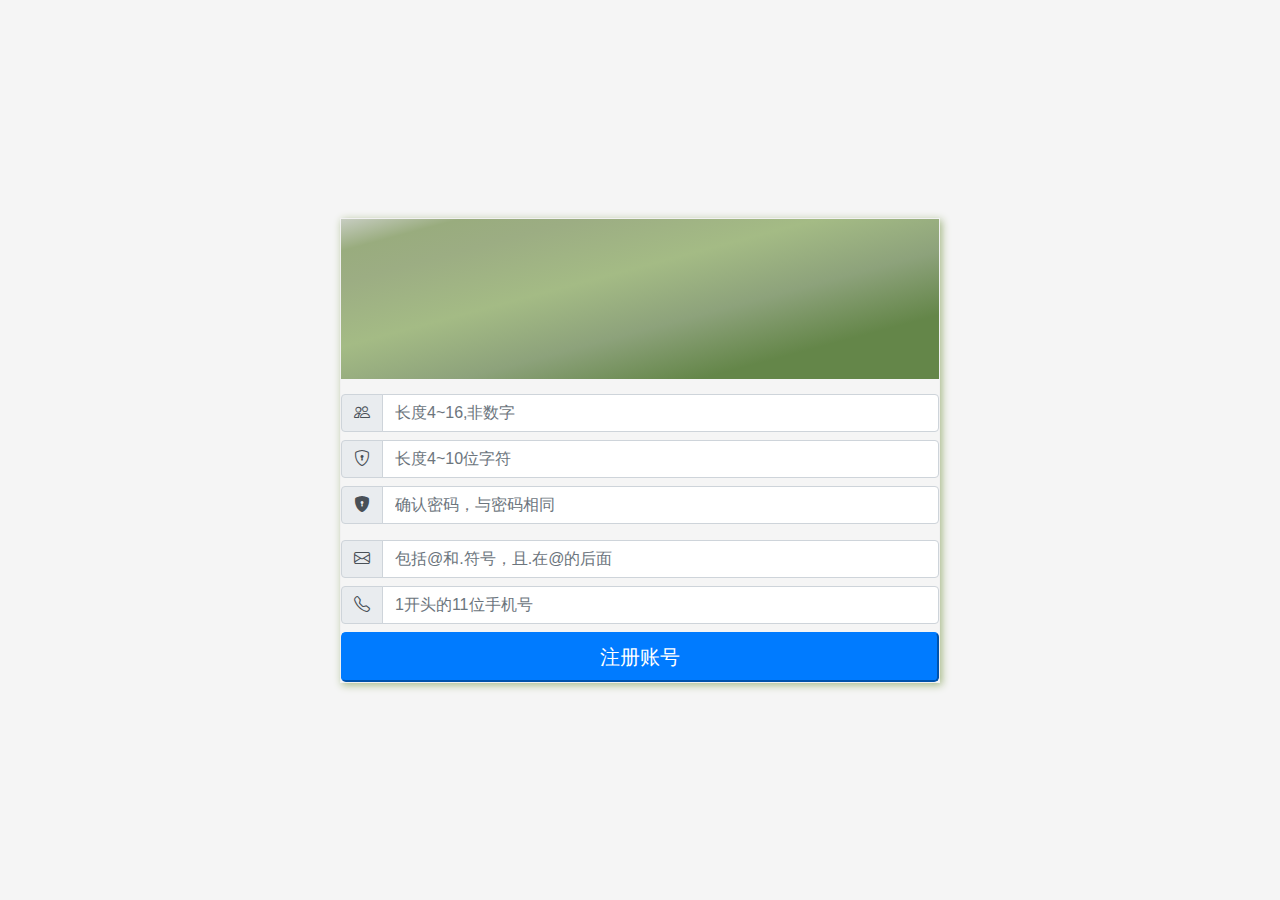
<file: register.html>
<!DOCTYPE html>
<html lang="en">
<head>
    <meta charset="UTF-8">
    <meta http-equiv="X-UA-Compatible" content="IE=edge">
    <meta name="viewport" content="width=device-width, initial-scale=1.0">
    <link rel="shortcut icon" href="img/icon.png">
    <meta name="author" content="青葱岁月">
    <title>Registering UGO</title>
    <link rel="stylesheet" href="Bootstrap/css/bootstrap.css" type="text/css">
    <link rel="stylesheet" href="Bootstrap/icons-1.7.1/font/bootstrap-icons.css" type="text/css">
    <link rel="stylesheet" href="CSS/style.css" type="text/css">
    <link rel="stylesheet" href="CSS/register.css" type="text/css">
</head>
<body>
<div class="box">
    <div class="login">
        <!-- head -->
        <header></header>
        <!-- center -->
        <form action="login.html">
            <div class="form-group">
                <div class="input-group mb-2 mr-sm-2">
                    <div class="input-group-prepend">
                        <div class="input-group-text">
                            <i class="bi bi-people"></i>
                        </div>
                    </div>
                    <input type="text" class="form-control" name="username" required minlength="4" maxlength="16"
                           pattern="^[a-zA-Z]{4,16}$"
                           placeholder="长度4~16,非数字">
                </div>

                <div class="input-group mb-2 mr-sm-2">
                    <div class="input-group-prepend">
                        <div class="input-group-text">
                            <i class="bi bi-shield-lock"></i>
                        </div>
                    </div>
                    <input type="password" class="form-control" name="pwd" id="pwd" minlength="4" maxlength="16"
                           required
                           placeholder="长度4~10位字符">
                </div>

                <div class="input-group mb-2 mr-sm-2">
                    <div class="input-group-prepend">
                        <div class="input-group-text">
                            <i class="bi bi-shield-lock-fill"></i>
                        </div>
                    </div>
                    <input type="password" class="form-control" name="repwd" id="repwd" required
                           placeholder="确认密码，与密码相同">
                </div>
            </div>

            <div class="input-group mb-2 mr-sm-2">
                <div class="input-group-prepend">
                    <div class="input-group-text">
                        <i class="bi bi-envelope"></i>
                    </div>
                </div>
                <input type="email" class="form-control" name="email" required
                       pattern="^\w+([-+.]\w+)*@\w+([-.]\w+)*\.\w+([-.]\w+)*$" placeholder="包括@和.符号，且.在@的后面">
            </div>

            <div class="input-group mb-2 mr-sm-2">
                <div class="input-group-prepend">
                    <div class="input-group-text">
                        <i class="bi bi-telephone"></i>
                    </div>
                </div>
                <input type="text" class="form-control" name="tel" placeholder="1开头的11位手机号" required
                       pattern="(13[0-9]|14[5|7]|15[0|1|2|3|5|6|7|8|9]|18[0|1|2|3|5|6|7|8|9])\d{8}">
            </div>
            <button type="submit" class="btn-lg btn-primary btn-block mt-2 text-center">注册账号</button>
        </form>
    </div>
</div>

<!-- SCRIPT -->
<script src="JS/jquery-1.12.4.js"></script>
<script src="JS/register.js"></script>
<script src="Bootstrap/js/bootstrap.js"></script>
<script>
    $("form").submit(function () {
        if ($('#pwd').val() != $('#repwd').val()) {
            alert("两次密码不相同请确认后重输");
            return false;
        }
    });
</script>
</body>
</html>
</file>
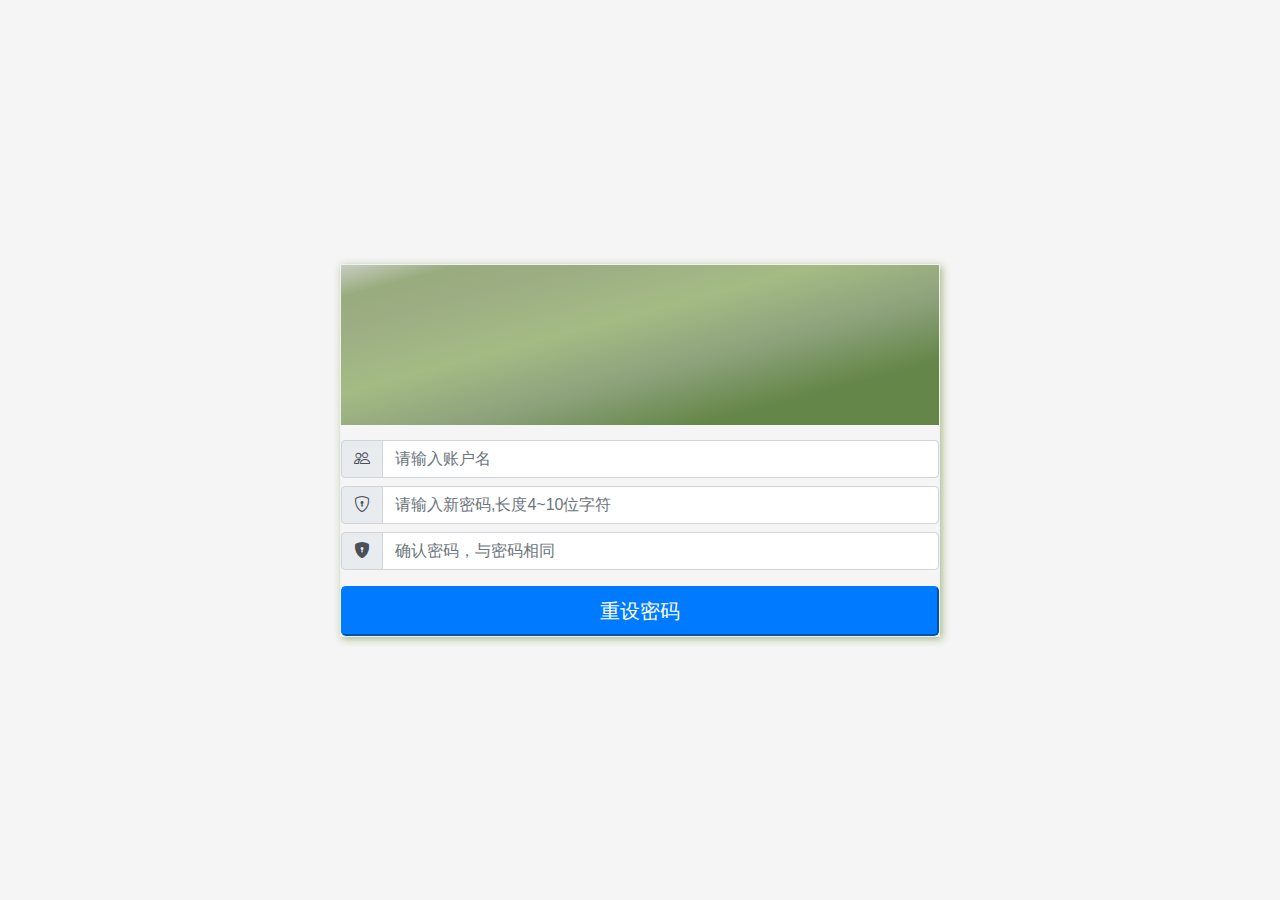
<file: repassword.html>
<!DOCTYPE html>
<html lang="en">
<head>
    <meta charset="UTF-8">
    <meta http-equiv="X-UA-Compatible" content="IE=edge">
    <meta name="viewport" content="width=device-width, initial-scale=1.0">
    <link rel="shortcut icon" href="img/icon.png">
    <meta name="author" content="青葱岁月">
    <title>Repassword UGO</title>
    <link rel="stylesheet" href="Bootstrap/css/bootstrap.css" type="text/css">
    <link rel="stylesheet" href="Bootstrap/icons-1.7.1/font/bootstrap-icons.css" type="text/css">
    <link rel="stylesheet" href="CSS/style.css" type="text/css">
    <link rel="stylesheet" href="CSS/register.css" type="text/css">
</head>
<body>
<div class="box">
    <div class="login">
        <!-- head -->
        <header></header>
        <!-- center -->
        <form action="login.html">
            <div class="form-group">
                <div class="input-group mb-2 mr-sm-2">
                    <div class="input-group-prepend">
                        <div class="input-group-text">
                            <i class="bi bi-people"></i>
                        </div>
                    </div>
                    <input type="text" class="form-control" name="username" required minlength="4" maxlength="16"
                           pattern="^[a-zA-Z]{4,16}$"
                           placeholder="请输入账户名">
                </div>

                <div class="input-group mb-2 mr-sm-2">
                    <div class="input-group-prepend">
                        <div class="input-group-text">
                            <i class="bi bi-shield-lock"></i>
                        </div>
                    </div>
                    <input type="password" class="form-control" name="pwd" id="pwd" minlength="4" maxlength="16"
                           required
                           placeholder="请输入新密码,长度4~10位字符">
                </div>

                <div class="input-group mb-2 mr-sm-2">
                    <div class="input-group-prepend">
                        <div class="input-group-text">
                            <i class="bi bi-shield-lock-fill"></i>
                        </div>
                    </div>
                    <input type="password" class="form-control" name="repwd" id="repwd" required
                           placeholder="确认密码，与密码相同">
                </div>
            </div>


            <button type="submit" class="btn-lg btn-primary btn-block mt-2 text-center">重设密码</button>
        </form>
    </div>
</div>

<!-- SCRIPT -->
<script src="JS/jquery-1.12.4.js"></script>
<script src="JS/register.js"></script>
<script src="Bootstrap/js/bootstrap.js"></script>
<script>
    $("form").submit(function () {
        if ($('#pwd').val() != $('#repwd').val()) {
            alert("两次密码不相同请确认后重输");
            return false;
        }
    });
</script>
</body>
</html>
</file>
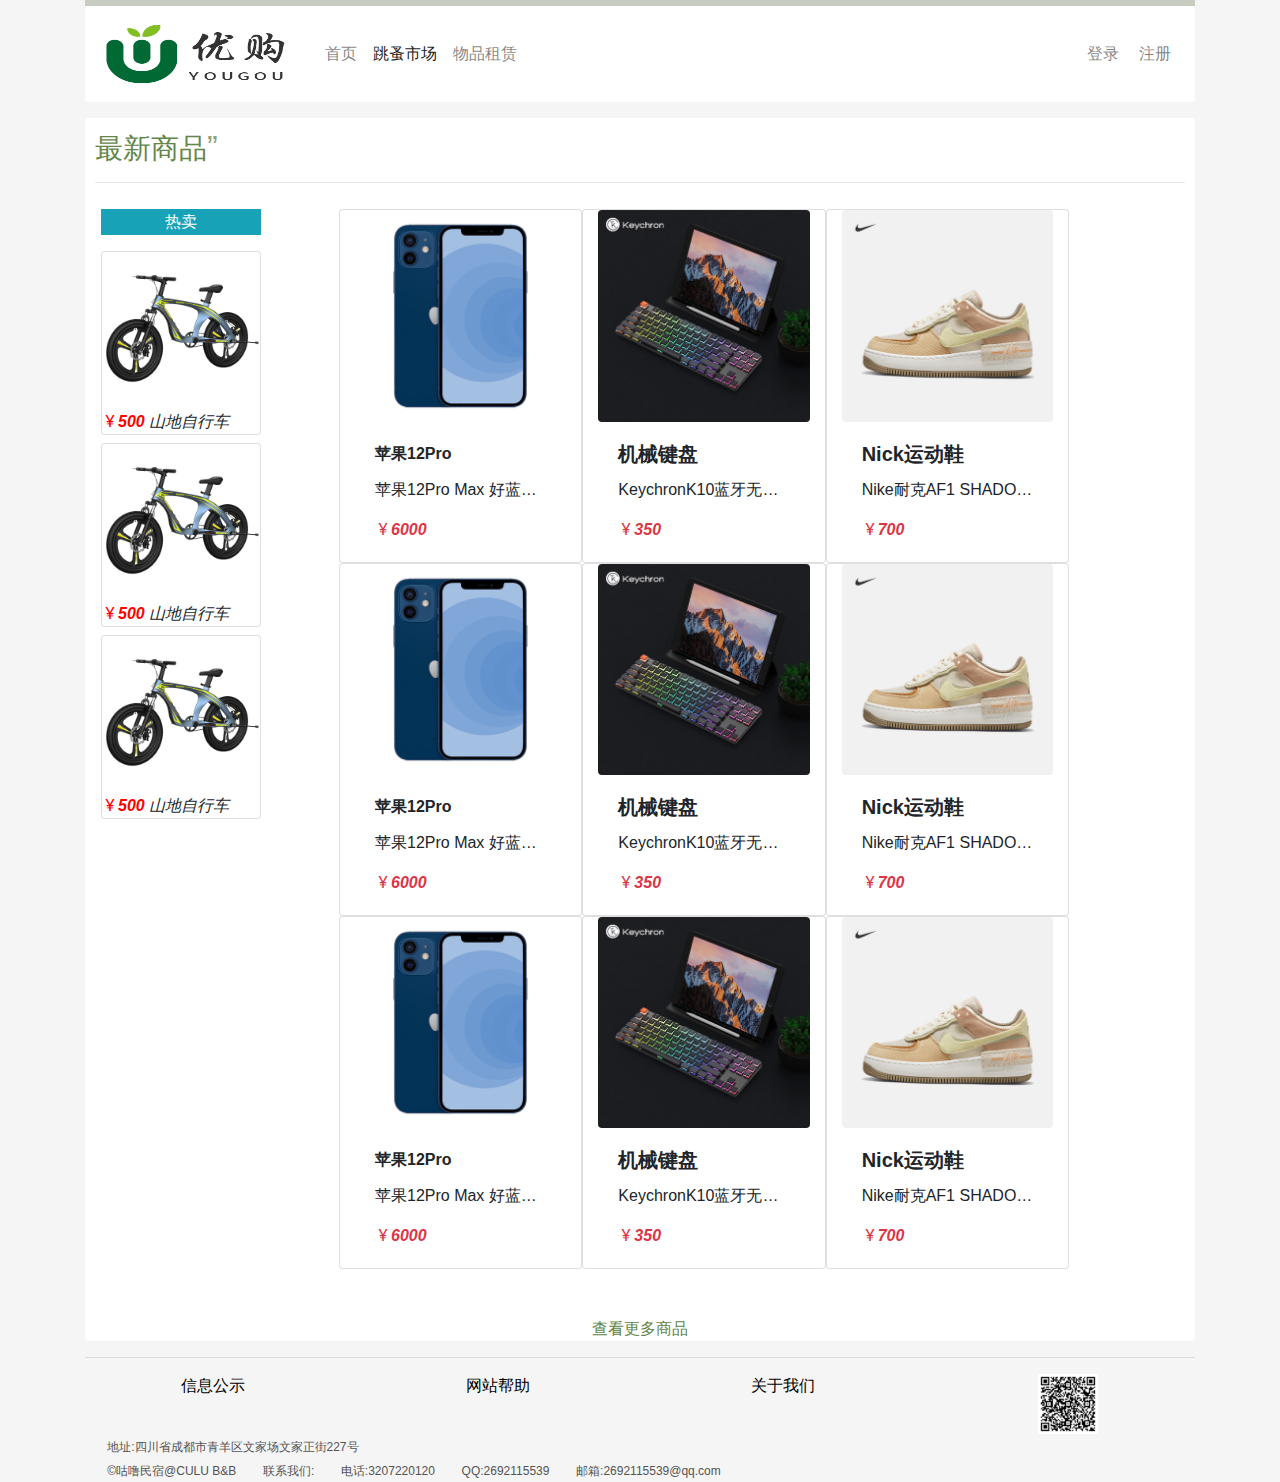
<file: sale_goods.html>
<!DOCTYPE html>
<html lang="en">
<head>
    <meta charset="UTF-8">
    <meta http-equiv="X-UA-Compatible" content="IE=edge">
    <meta name="viewport" content="width=device-width, initial-scale=1.0,minimum-scale=1.0,maximum-scale=1.0">
    <meta name="author" content="青葱岁月">
    <meta name="description" content="优购是校内二手商品销售网站，实现二手商品资源利用，是省钱购物的最优选。"/>
    <meta name="keywords" content="校园，购物，二手商品，省钱购物">
    <link rel="shortcut icon" href="img/icon.png">
    <title>UGO</title>
    <link rel="stylesheet" href="Bootstrap/css/bootstrap.css" type="text/css">
    <link rel="stylesheet" href="Bootstrap/icons-1.7.1/font/bootstrap-icons.css" type="text/css">
    <link rel="stylesheet" href="CSS/style.css" type="text/css">
    <link rel="stylesheet" href="CSS/index.css" type="text/css">
</head>
<body>
<div class="container">
    <div class="top"></div>
    <!--导航-->
    <nav class="navbar navbar-expand-lg navbar-light bg-white rounded">
        <a class="navbar-brand" href="index.html">
            <img class="nav-logo" src="img/logo.png" alt="CULU B&B logo"/>
        </a>
        <ul class="navbar-nav mr-auto">
            <li class="nav-item">
                <a class="nav-link" href="index.html">首页</a>
            </li>
            <li class="nav-item active">
                <a class="nav-link" href="sale_goods.html">跳蚤市场</a>
            </li>
            <li class="nav-item">
                <a class="nav-link" href="lease.html">物品租赁</a>
            </li>
        </ul>
        <ul class="navbar-nav navbar-right">
            <li class="nav-item">
                <a class="nav-link" href="login.html">登录&nbsp;</a>
            </li>
            <li class="nav-item">
                <a class="nav-link" href="register.html">注册</a>
            </li>
        </ul>
    </nav>
    <!--导航结束-->
    <div class="bg-white rounded mt-3 mb-3">
        <!--tag 标头-->
        <div class="title-tag">
            <h3>最新商品<span>”</span></h3>
            <hr>
        </div>
        <!--tag 标头-end-->
        <div class="row">
            <!--左侧热卖商品-->
            <div class="col-2 ml-3">
                <p class="border border-info text-center bg-info text-white">热卖</p>
                <div class="card mt-0">
                    <img src="img/山地自行车.png" class="card-img-top rounded show-img" tip="美利达公爵600">
                    <div class="card-text">
                        <i class="bi bi-currency-yen font-weight-bold" style="color:red;">500</i>
                        <em class="text-break" href="detail.html">山地自行车</em>
                    </div>
                </div>
                <div class="card mt-2">
                    <img src="img/山地自行车.png" class="card-img-top rounded show-img" alt="美利达公爵600">
                    <div class="card-text">
                        <i class="bi bi-currency-yen font-weight-bold" style="color:red;">500</i>
                        <em class="text-break" href="detail.html">山地自行车</em>
                    </div>
                </div>
                <div class="card mt-2">
                    <img src="img/山地自行车.png" class="card-img-top rounded show-img" alt="美利达公爵600">
                    <div class="card-text">
                        <i class="bi bi-currency-yen font-weight-bold" style="color:red;">500</i>
                        <em class="text-break" href="detail.html">山地自行车</em>
                    </div>
                </div>
            </div>
            <!--左侧热卖商品-end-->
            <!--右侧最新商品-->
            <div class="row col-8 row-content ml-5 pb-5">
                <!--下面所有数据都是这组-->
                <div class="card col-4">
                    <img src="img/手机.jpg" class="card-img-top rounded" alt="苹果12Pro Max 好蓝色 256G">
                    <div class="card-body">
                        <p class="card-title font-weight-bold" href="detail.html">苹果12Pro</p>
                        <p class="card-text text-truncate">苹果12Pro Max 好蓝色 256G</p>
                        <i class="bi bi-currency-yen font-weight-bold text-right text-danger">6000</i>
                    </div>
                </div>
                <div class="card col-4">
                    <img src="img/机械键盘.jpg" class="card-img-top rounded" alt="KeychronK10蓝牙无线机械键盘">
                    <div class="card-body">
                        <h5 class="card-title font-weight-bold" href="detail.html">机械键盘</h5>
                        <p class="card-text text-truncate">KeychronK10蓝牙无线机械键盘</p>
                        <i class="bi bi-currency-yen font-weight-bold text-right text-danger">350</i>
                    </div>
                </div>
                <div class="card col-4">
                    <img src="img/鞋.jpg" class="card-img-top rounded" alt="Nike耐克AF1 SHADOW女子运动鞋">
                    <div class="card-body">
                        <h5 class="card-title font-weight-bold" href="detail.html">Nick运动鞋</h5>
                        <p class="card-text text-truncate">Nike耐克AF1 SHADOW女子运动鞋</p>
                        <i class="bi bi-currency-yen font-weight-bold text-right text-danger">700</i>
                    </div>
                </div>
                <!--end-->
                <div class="card col-4">
                    <img src="img/手机.jpg" class="card-img-top rounded" alt="苹果12Pro Max 好蓝色 256G">
                    <div class="card-body">
                        <p class="card-title font-weight-bold" href="detail.html">苹果12Pro</p>
                        <p class="card-text text-truncate">苹果12Pro Max 好蓝色 256G</p>
                        <i class="bi bi-currency-yen font-weight-bold text-right text-danger">6000</i>
                    </div>
                </div>
                <div class="card col-4">
                    <img src="img/机械键盘.jpg" class="card-img-top rounded" alt="KeychronK10蓝牙无线机械键盘">
                    <div class="card-body">
                        <h5 class="card-title font-weight-bold" href="detail.html">机械键盘</h5>
                        <p class="card-text text-truncate">KeychronK10蓝牙无线机械键盘</p>
                        <i class="bi bi-currency-yen font-weight-bold text-right text-danger">350</i>
                    </div>
                </div>
                <div class="card col-4">
                    <img src="img/鞋.jpg" class="card-img-top rounded" alt="Nike耐克AF1 SHADOW女子运动鞋">
                    <div class="card-body">
                        <h5 class="card-title font-weight-bold" href="detail.html">Nick运动鞋</h5>
                        <p class="card-text text-truncate">Nike耐克AF1 SHADOW女子运动鞋</p>
                        <i class="bi bi-currency-yen font-weight-bold text-right text-danger">700</i>
                    </div>
                </div>
                <div class="card col-4">
                    <img src="img/手机.jpg" class="card-img-top rounded" alt="苹果12Pro Max 好蓝色 256G">
                    <div class="card-body">
                        <p class="card-title font-weight-bold" href="detail.html">苹果12Pro</p>
                        <p class="card-text text-truncate">苹果12Pro Max 好蓝色 256G</p>
                        <i class="bi bi-currency-yen font-weight-bold text-right text-danger">6000</i>
                    </div>
                </div>
                <div class="card col-4">
                    <img src="img/机械键盘.jpg" class="card-img-top rounded" alt="KeychronK10蓝牙无线机械键盘">
                    <div class="card-body">
                        <h5 class="card-title font-weight-bold" href="detail.html">机械键盘</h5>
                        <p class="card-text text-truncate">KeychronK10蓝牙无线机械键盘</p>
                        <i class="bi bi-currency-yen font-weight-bold text-right text-danger">350</i>
                    </div>
                </div>
                <div class="card col-4">
                    <img src="img/鞋.jpg" class="card-img-top rounded" alt="Nike耐克AF1 SHADOW女子运动鞋">
                    <div class="card-body">
                        <h5 class="card-title font-weight-bold" href="detail.html">Nick运动鞋</h5>
                        <p class="card-text text-truncate">Nike耐克AF1 SHADOW女子运动鞋</p>
                        <i class="bi bi-currency-yen font-weight-bold text-right text-danger">700</i>
                    </div>
                </div>
            </div>
        </div>
        <div class="more text-center">
            <a class="more-content">
                <p style="color:#648649;">查看更多商品</p>
            </a>
        </div>
    </div>
    <hr>
</div>
<footer>
    <div class="container">
        <div class="row">
            <div class="col-lg-3 text-center">
                <a href="#">信息公示</a>
            </div>
            <div class="col-lg-3 text-center">
                <a href="#">网站帮助</a>
            </div>
            <div class="col-lg-3 text-center">
                <a href="about.html">关于我们</a>
            </div>
            <div class="col-lg-3 text-center">
                <img src="img/ma.png" style="cursor:pointer;width:60px;height:60px;"/>
            </div>
        </div>
        <p>地址:四川省成都市青羊区文家场文家正街227号</p>
        <br>
        <p>&copy;咕噜民宿@CULU B&B</p>
        <p>联系我们:</p>
        <p>电话:3207220120</p>
        <p>QQ:2692115539</p>
        <p>邮箱:2692115539@qq.com</p>
    </div>
</footer>

<!-- SCRIPT -->
<script src="JS/jquery-1.12.4.js"></script>
<script src="Bootstrap/js/bootstrap.js"></script>
<script src="JS/index.js"></script>
</body>
</html>
</file>
<file: CSS/style.css>
@charset "utf-8";
/* CSS Document */
/* 头部 */
html {
    width: 100%;
    height: 100%;
    margin: auto;
    padding: auto;
    overflow-x: hidden;
}

body {
    background-color: rgb(245, 245, 245);
}

/*ul;li{*/
/*	list-style-type: none;*/
/*}*/
/*a;a:hover{*/
/*	text-decoration:none;*/
/*}*/
a, a:hover {
    text-decoration: none;
}

.nav-logo {
    width: 200px;
    height: 70px;
}


/*模块tag标签*/
.title-tag {
    background-color: rgb(255, 255, 255);
    border-radius: 5px;
    padding: 10px;
}

.title-tag h3 {
    color: #648649;
}

.title-tag h3 span {
    font-size: xx-large;
    color: #8da27b;
}

.title-tag h3 i {
    color: #dec3a5;
    font-size: 1em;
}

.title-tag h3 i em {
    color: #dec3a5;
    font-size: 0.2em;
}
</file>
<file: CSS/index.css>
@charset "utf-8";
/* CSS Document */
/* header*/
/*nav*/
.top {
    height: 6px;
    background-color: #c7cdc1;
}

/*.navbar-bg {*/
/*    background-color: rgb(255, 255, 255);*/
/*}*/

/*logo*/
/*li {*/
/*    letter-spacing: 5px;*/
/*}*/

a {
    color: #000;
}

a:hover {
    color: #dec3a5;
    font-weight: bolder;
}

/*.on {*/
/*    color: #dec3a5;*/
/*    font-weight: bolder;*/
/*}*/

/* container */
header span p {
    display: inline;
    margin-left: 1%;
    font-size: 14px;
    color: #8da27b;
}

/* Make the image fully responsive */
.carousel-inner img {
    width: 100%;
    height: 400px;
}


/* 更多民宿推荐 */
.more {
    background-color: rgb(255, 255, 255);
    border-radius: 5px;
    /*margin-top: 5%;*/
    /*margin-bottom: 2%;*/
}

img {
    cursor: pointer;
    transition: all 0.6s;
}

img:hover {
    transform: scale(1.1);
}

/* footer */
footer p {
    display: inline;
    margin-left: 2%;
    font-size: 12px;
    color: rgb(83, 83, 83);
}

/*商品展示格子 图片暂时不限制高度回更好看一些*/
/*.shop-show img {*/
/*    max-height: 140px;*/
/*}*/

.shop-show span {
    font-size: x-small;
}

.shop-show hr {
    border-top: 1px dashed #648649;
}

.shop-show i {
    color: #a4b885;
}
</file>
<file: CSS/about.css>
@charset "utf-8";
/* CSS Document */
/* header*/
/*  class="img-rounded" 添加图片圆角*/
/*nav*/
.top {
    height: 6px;
    background-color: #c7cdc1;
}

.navbar-bg {
    background-color: rgb(255, 255, 255);
}

/*logo*/
li {
    letter-spacing: 10px;
}

a {
    color: #000;
}

a:hover {
    color: #dec3a5;
    font-weight: bolder;
}

/* container */
header span p {
    display: inline;
    margin-left: 1%;
    font-size: 14px;
    color: #8da27b;
}

/* 办公 */
.sever {
    background-color: rgb(255, 255, 255);
    border-radius: 5px;
    margin-bottom: 2%;
}

/* footer */
footer p {
    display: inline;
    margin-left: 2%;
    font-size: 12px;
    color: rgb(83, 83, 83);
}
</file>
<file: CSS/detail.css>
@charset "utf-8";
/* CSS Document */
/* header*/
/*  class="img-rounded" 添加图片圆角*/
/*nav*/
.top {
    height: 6px;
    background-color: #c7cdc1;
}

.navbar-bg {
    background-color: rgb(255, 255, 255);
}

/*logo*/
/*li {*/
/*    letter-spacing: 10px;*/
/*}*/

a {
    color: #000;
}

a:hover {
    color: #dec3a5;
    font-weight: bolder;
}

/* container */
header span p {
    display: inline;
    margin-left: 1%;
    font-size: 14px;
    color: #8da27b;
}

/* 服务 */
.sever {
    background-color: rgb(255, 255, 255);
    border-radius: 5px;
    margin-bottom: 2%;
}


.col-lg-3 img {
    border-radius: 2%;
    margin-top: 3%;
    position: relative;
    left: 1%;
}

.col-lg-3 h6 {
    margin-top: 3%;
    margin-left: 1%;
}

.col-lg-bg {
    background-color: rgb(255, 255, 255);
    border-radius: 5px;
    margin-top: 4%;
}

.col-lg-bg p {
    display: inline;
    font-size: 14px;
    margin-left: 1em;
    color: rgb(0, 0, 0);
}

/* footer */
footer p {
    display: inline;
    margin-left: 2%;
    font-size: 12px;
    color: rgb(83, 83, 83);
}
</file>
<file: CSS/register.css>
@charset "utf-8";
/* CSS Document */

html,
body {
      width: 100%;
      height: 100%;
    }
.box {
      width: 100%;
      height: 100%;
      display: flex;
      justify-content: center;
      align-items: center;
    }

.login {
      width: 600px;
      height: auto;
      border: 1px solid #f1f1f1;
      box-shadow: 2px 2px 8px #a4b885;
    }

header {
      width: 100%;
      height: 160px;
      background-image:linear-gradient(to bottom right,#c7cdc1 0%,#99ac7e 10%, #9cad83 20%, #a4bb85 40%, #8da27b 60%,#648649 80%);
      margin-bottom: 15px;
    }

.center {
      width: 400px;
      height: 200px;
    }

.error{
       border:1px solid #FF3300;
        background: #FFF2E5; 
        font-size:10px; 
        height: 30px; 
        line-height: 30px;
        margin-bottom:10px;
         padding:0 10px;
        }
.success{
       border:1px solid #01BE00;
        background: #E6FEE4;
         font-size:10px;
          height: 30px; 
          line-height: 30px;
          margin-bottom:10px; 
          padding:0 10px;
        }      
   
.footer>* {
      padding: 5px 10px;
      cursor: pointer;
    }

.footer>*:hover {
      color: #8da27b;
    }
</file>
